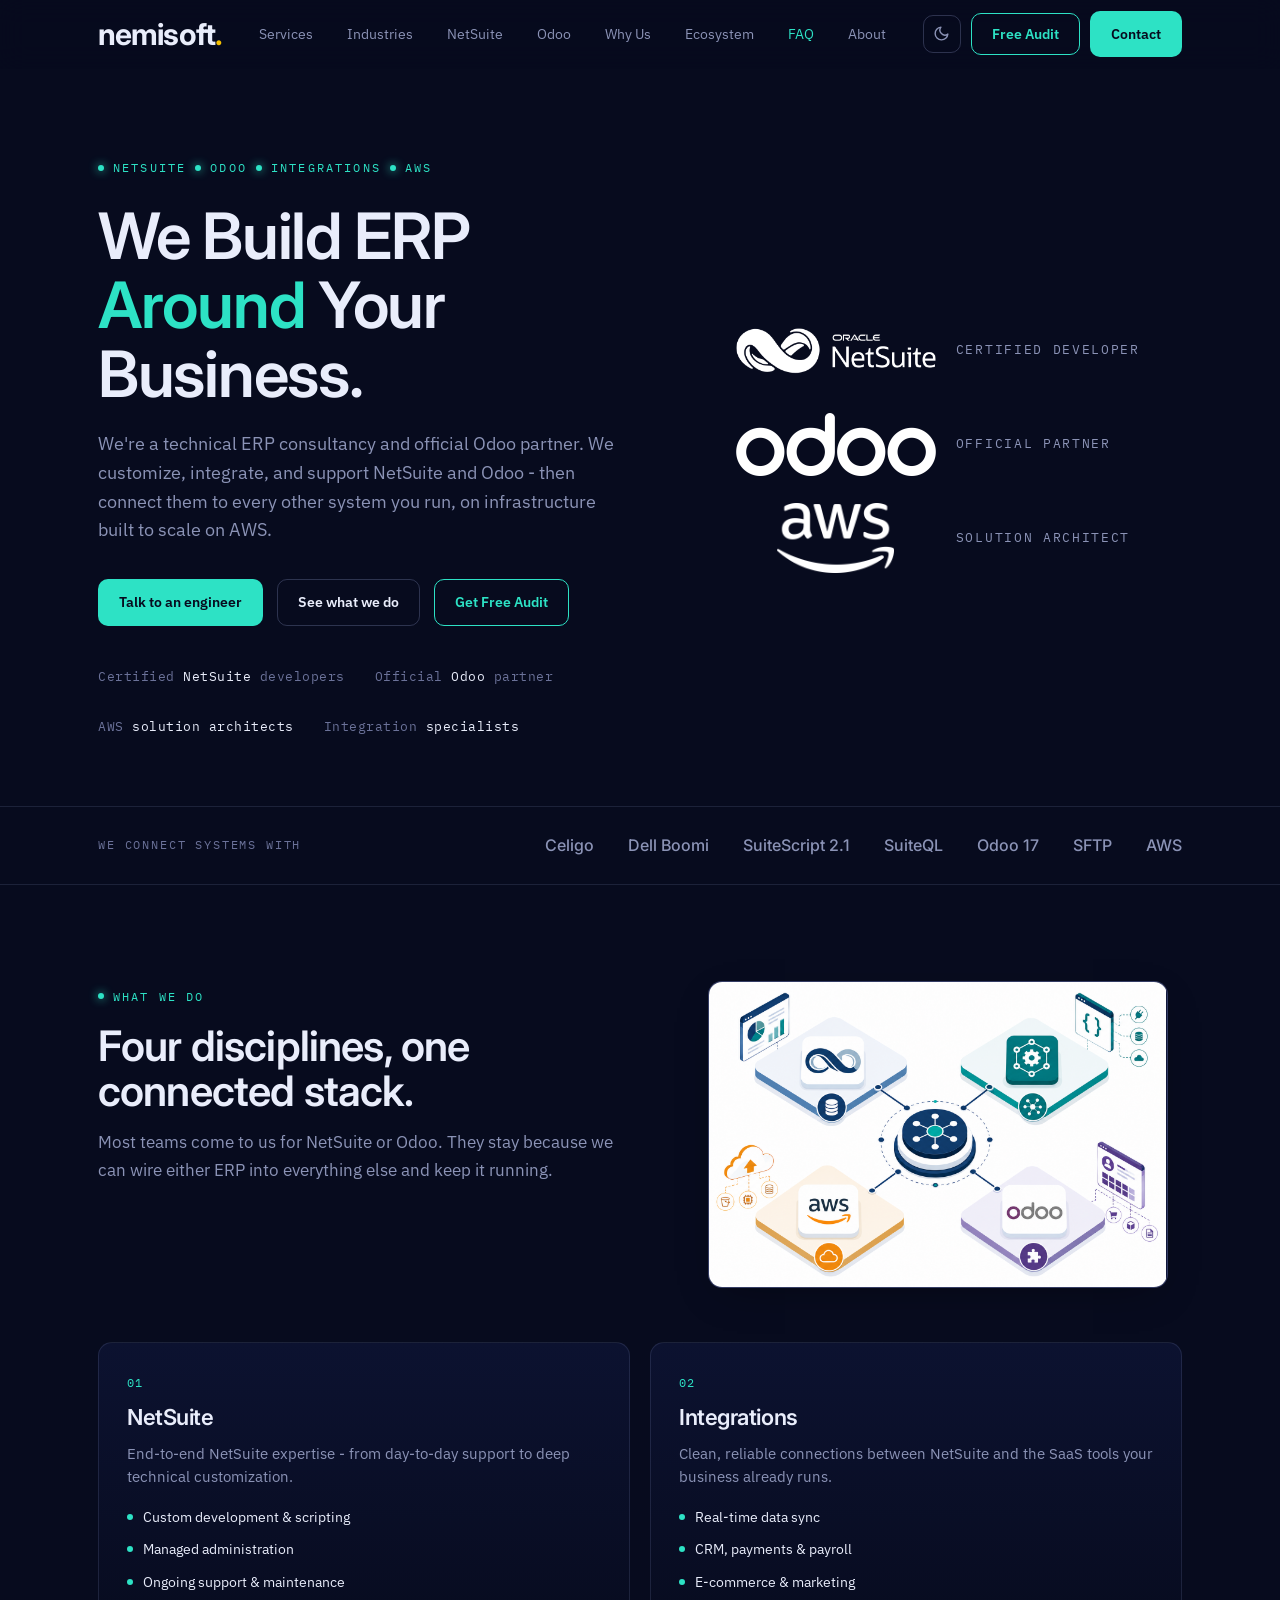
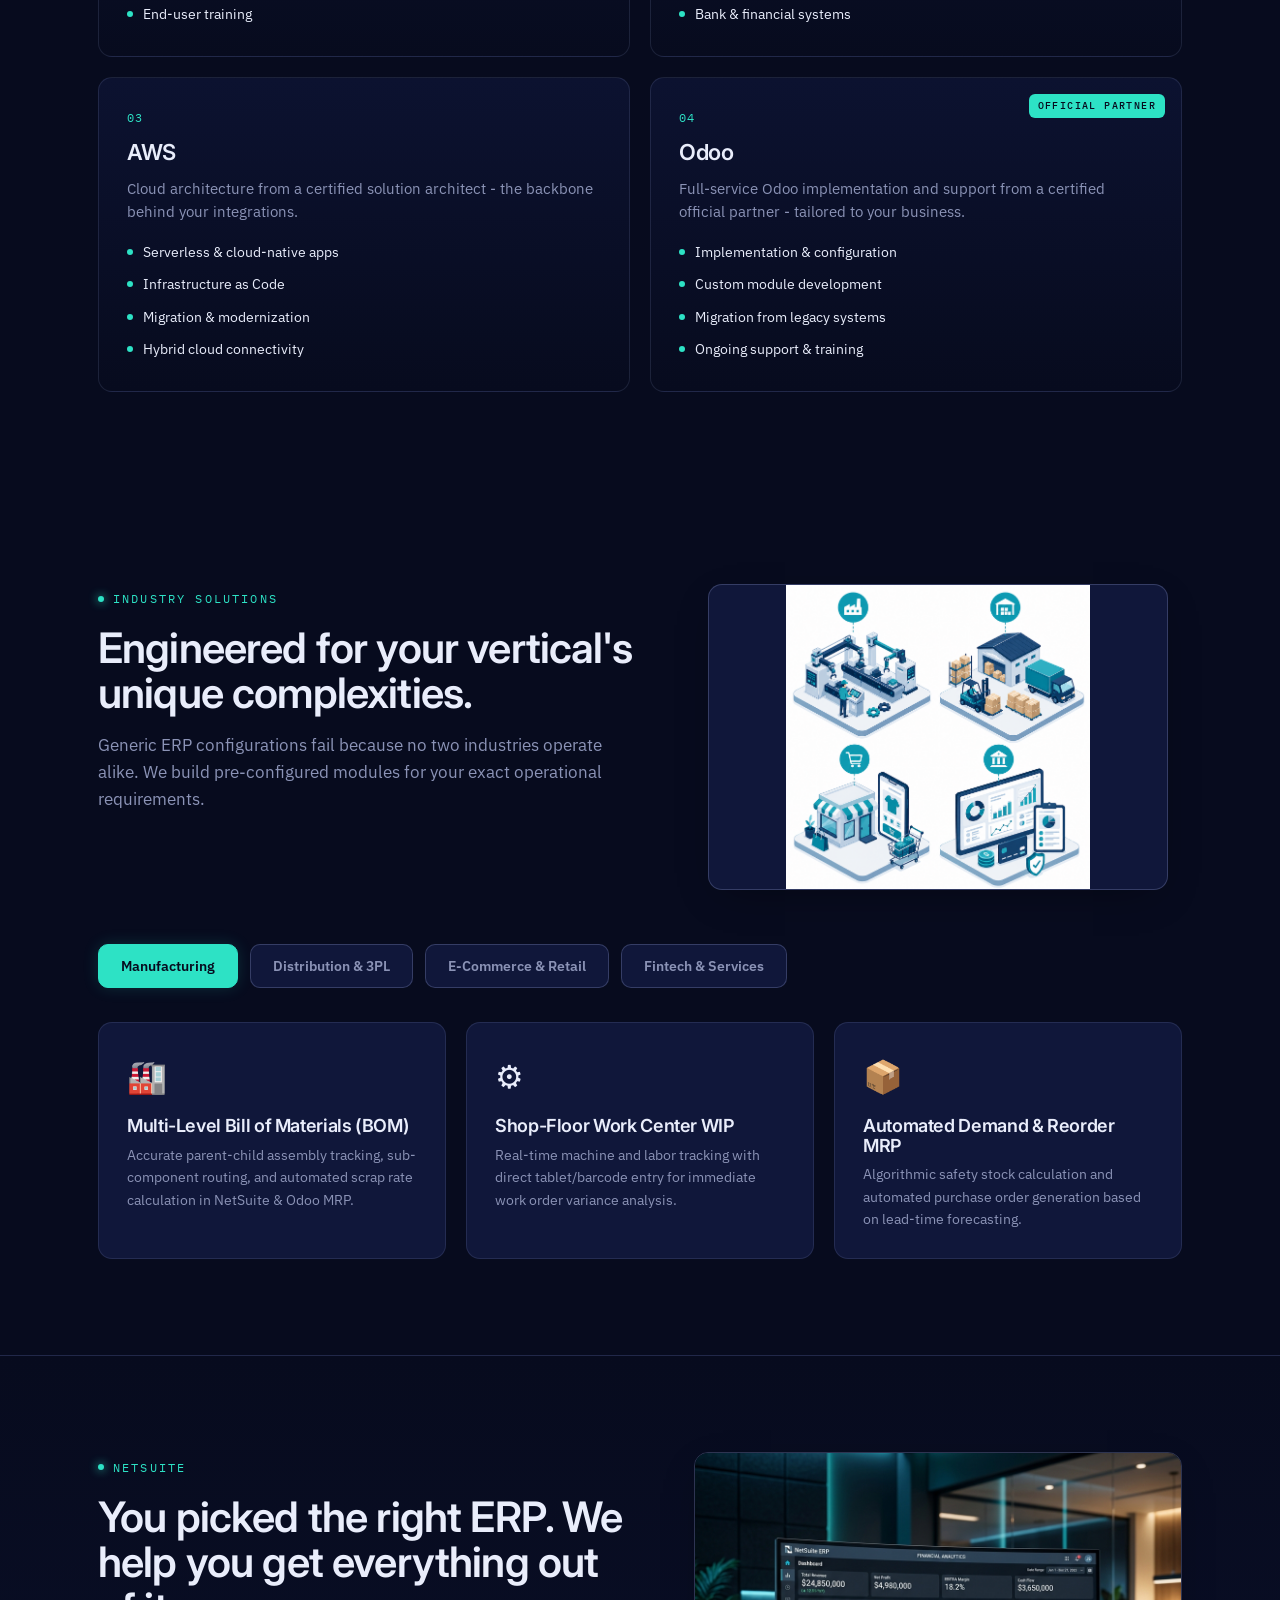
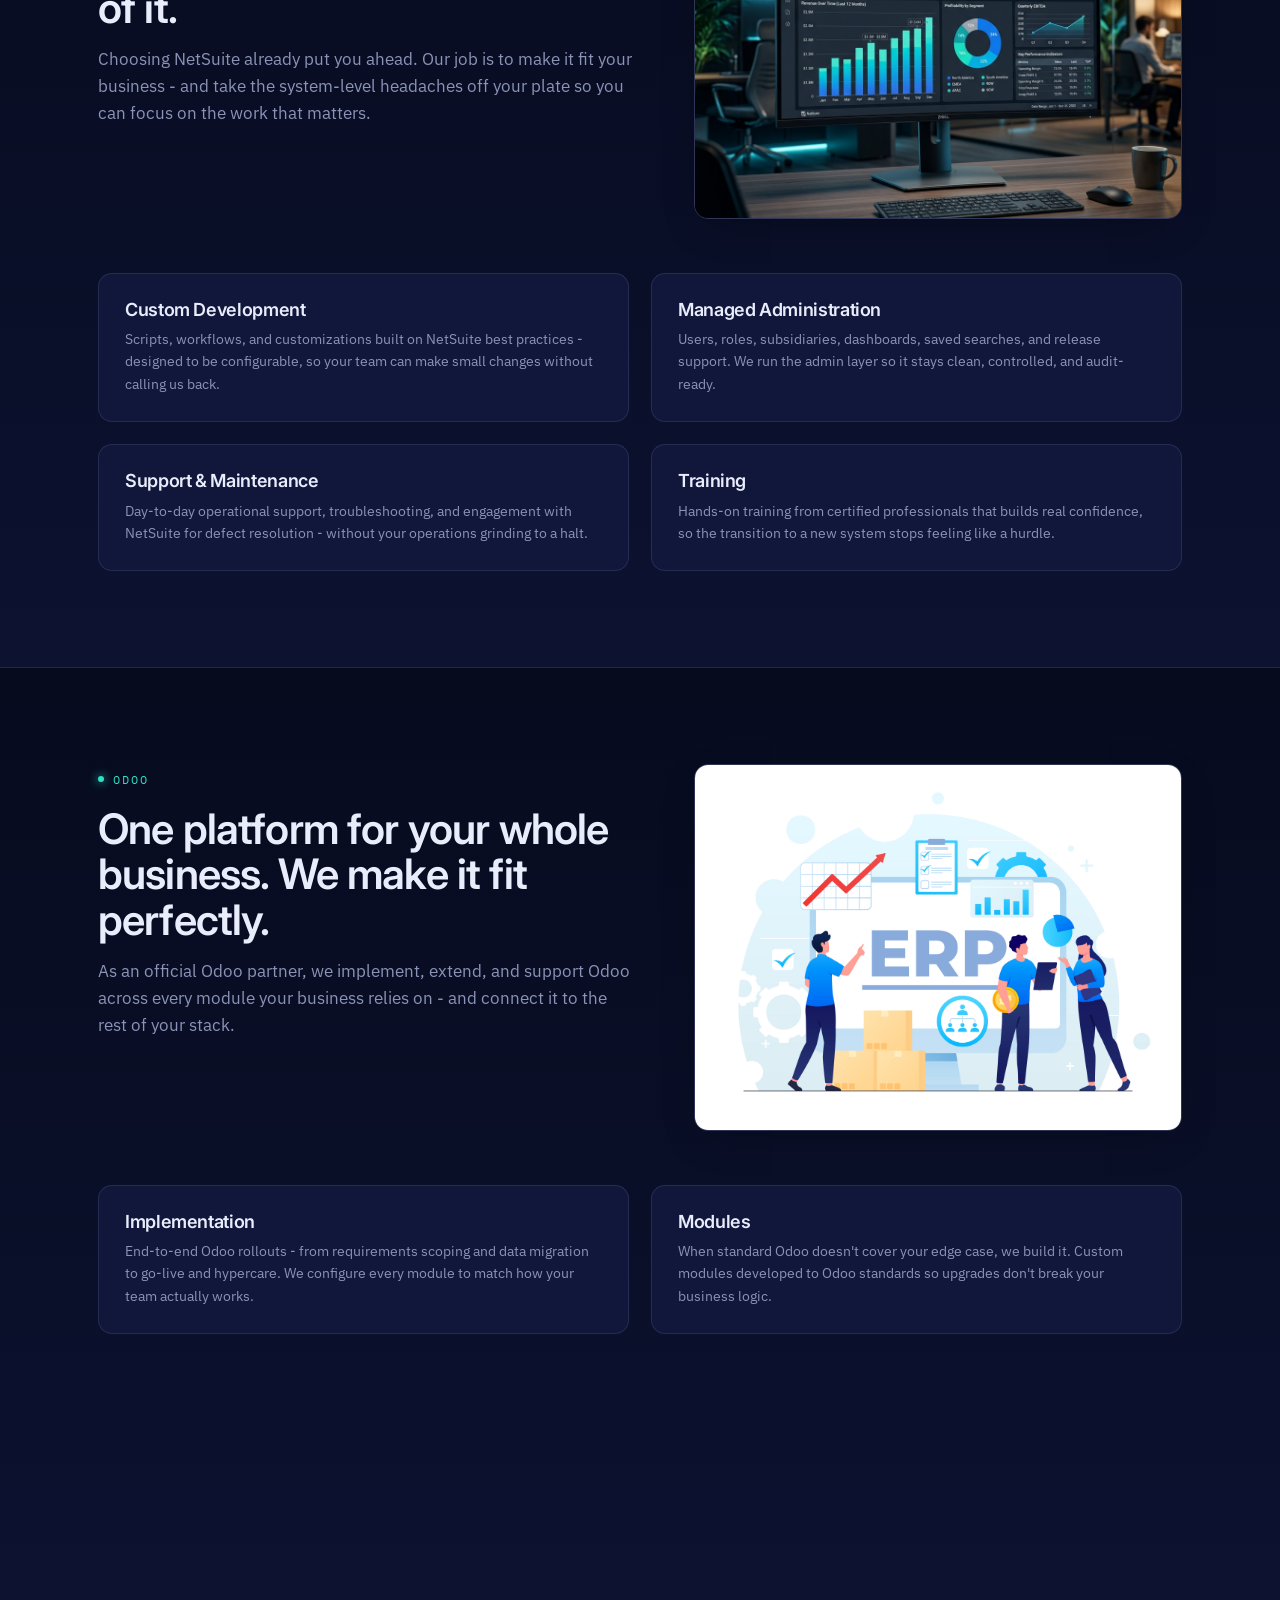
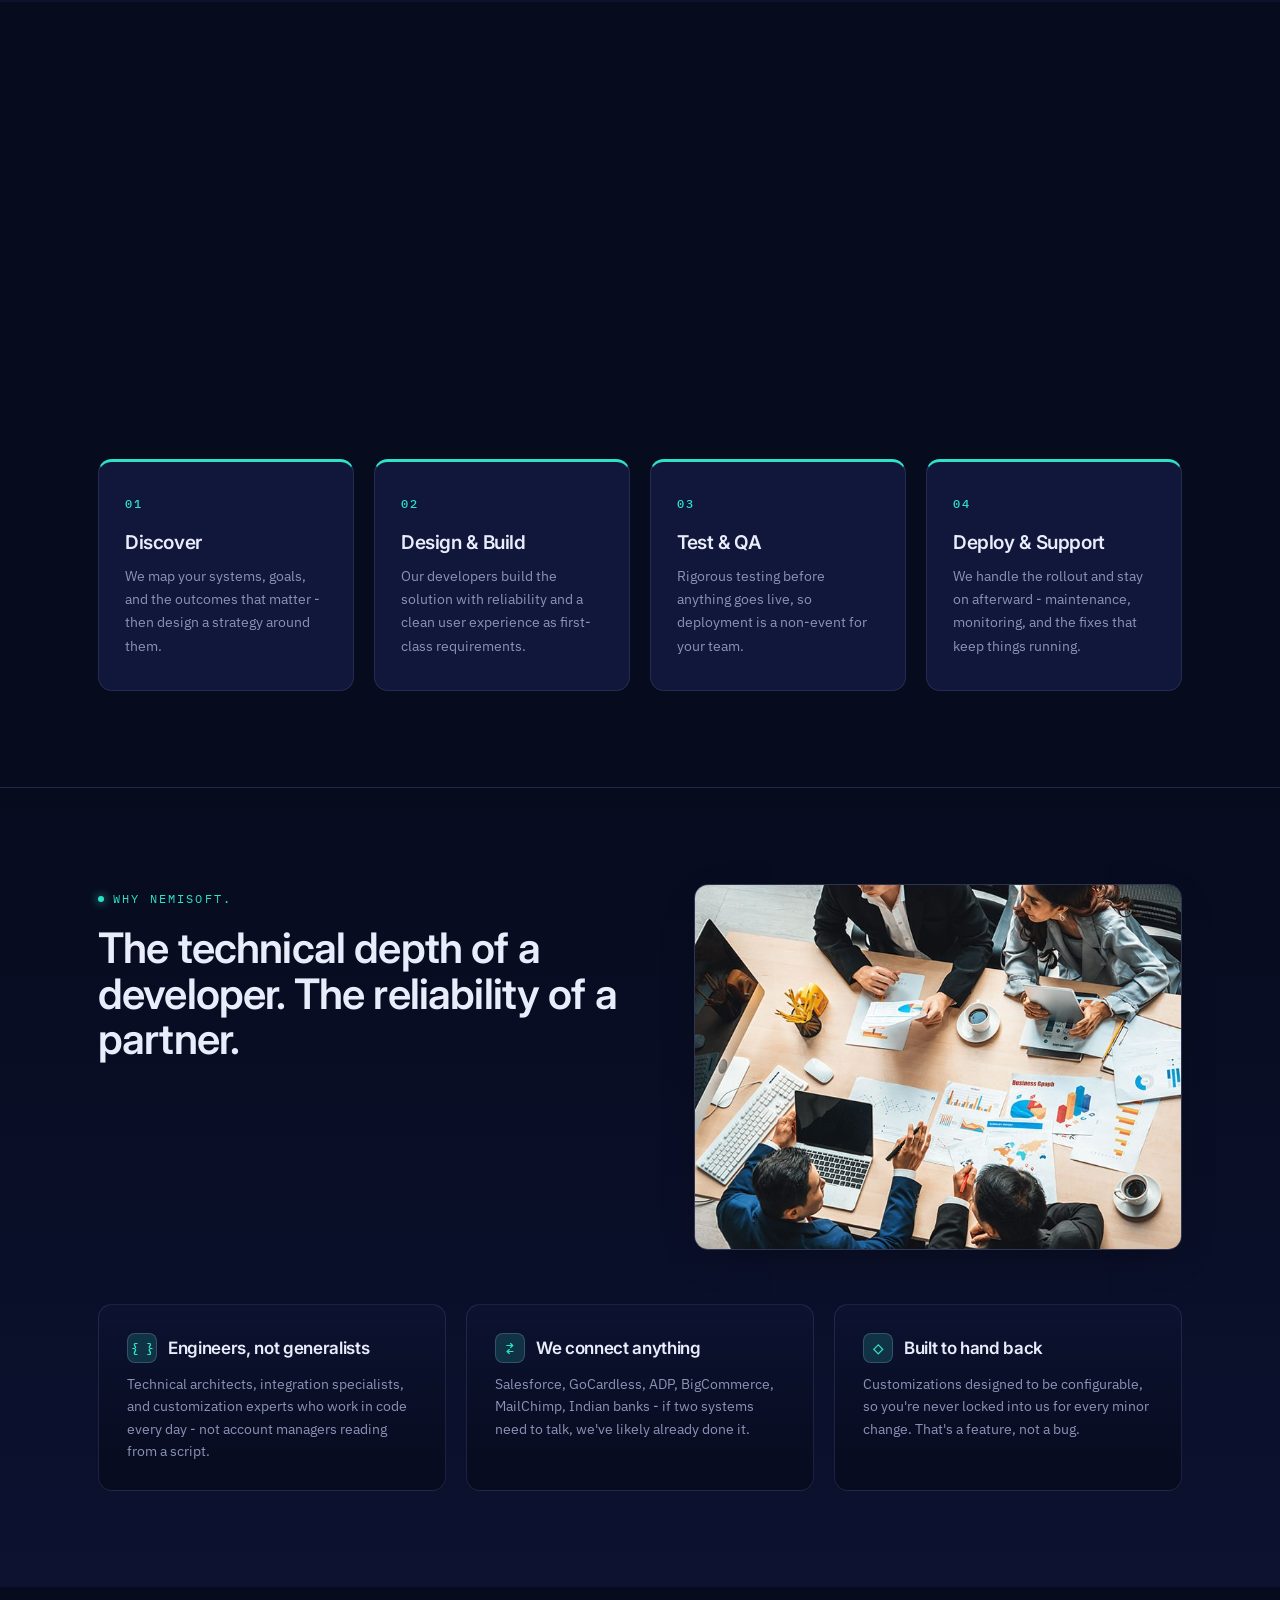
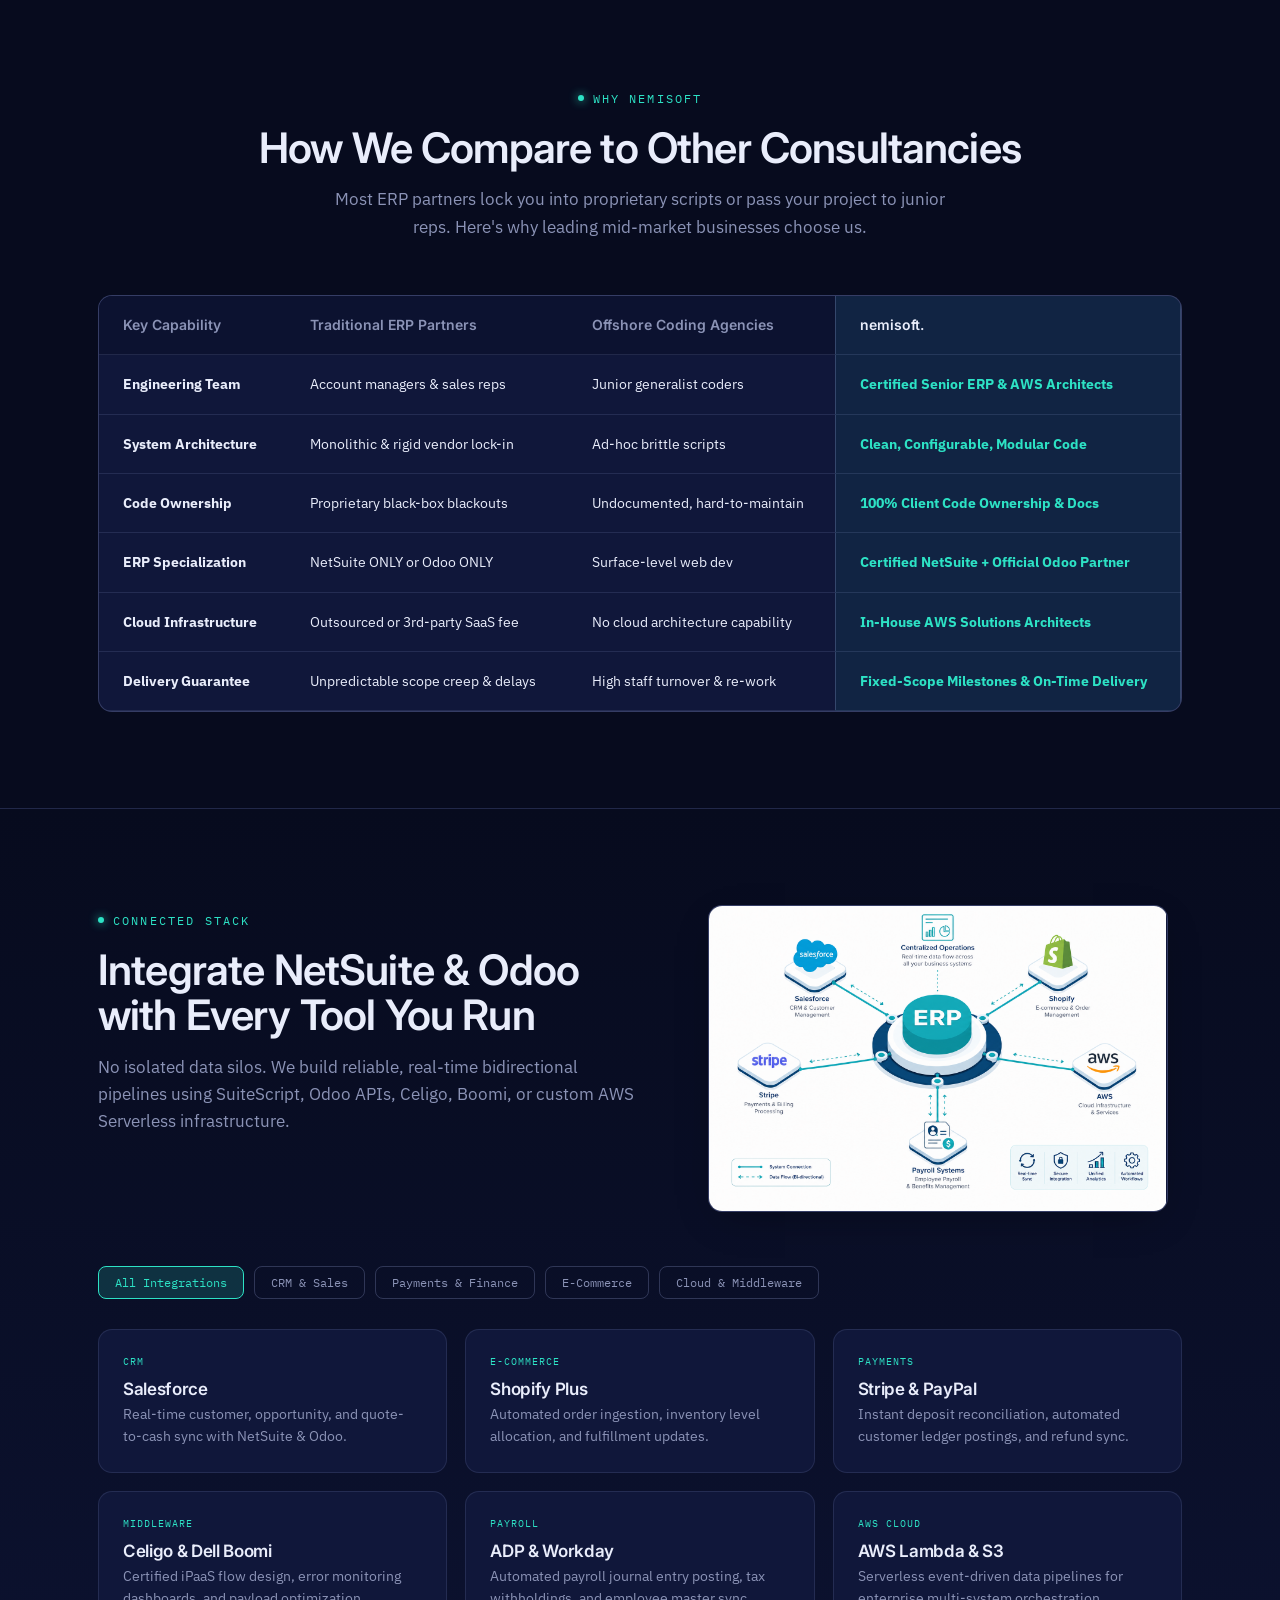
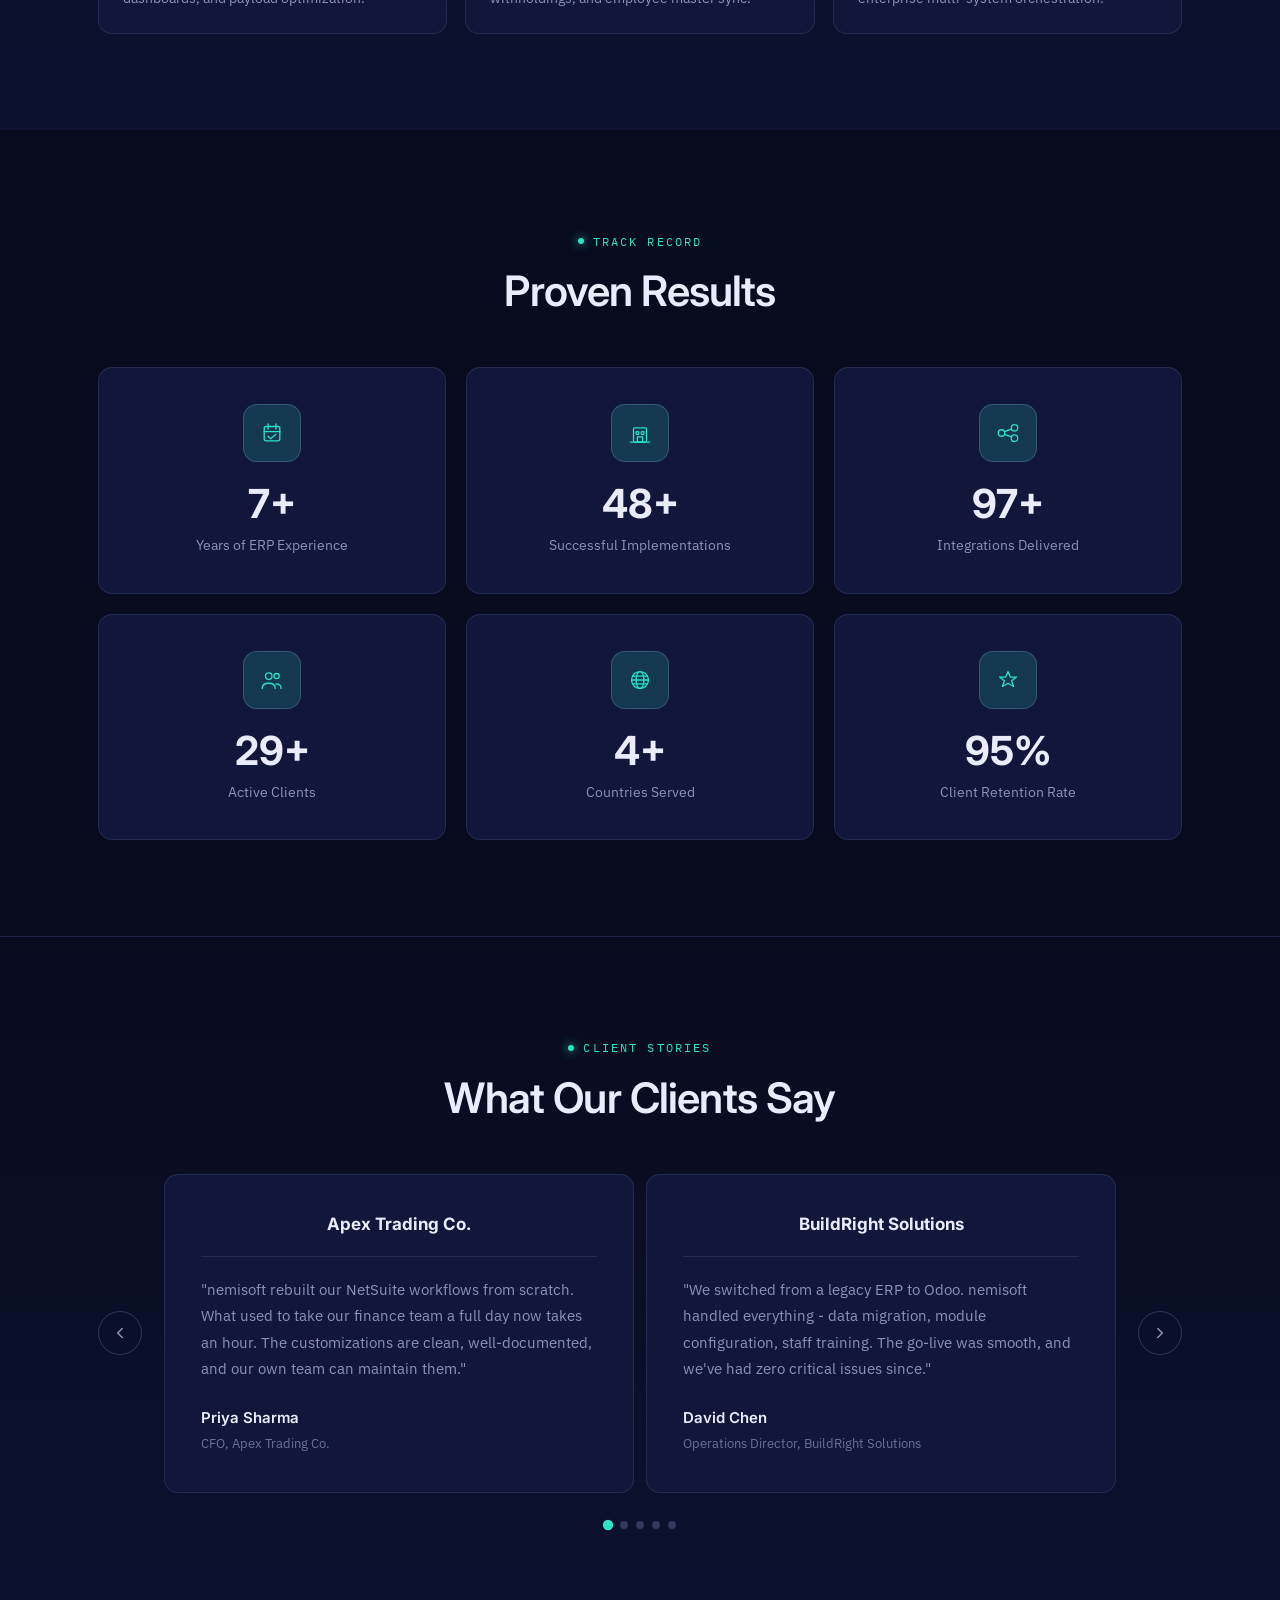
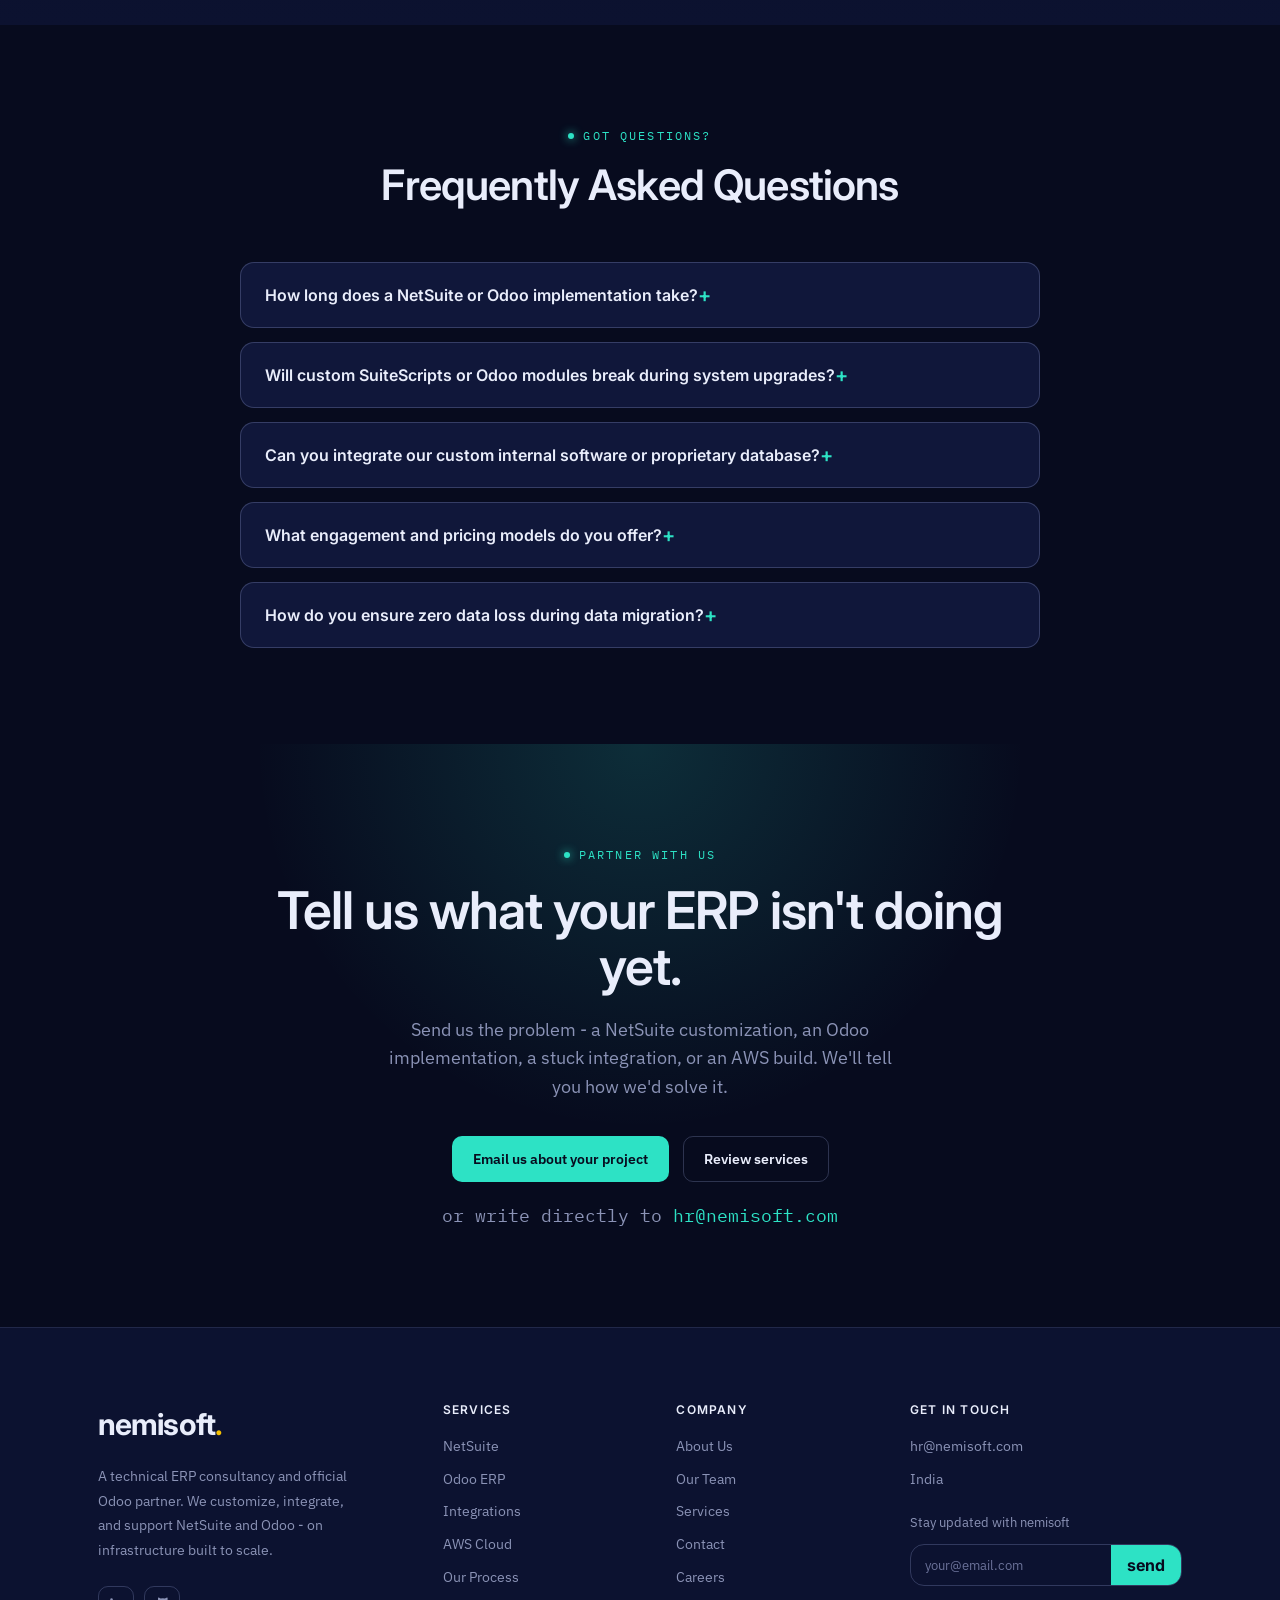
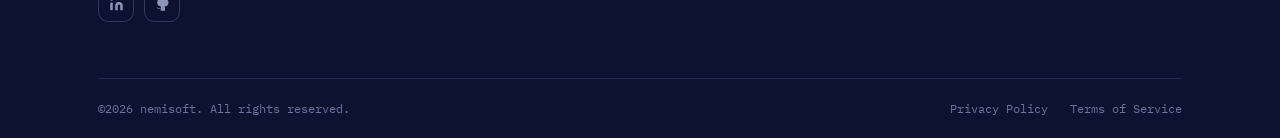
<file: index.html>
﻿<!DOCTYPE html>
<html lang="en">
<head>
<meta charset="UTF-8">
<meta name="viewport" content="width=device-width, initial-scale=1.0">
<title>nemisoft. - NetSuite, Odoo, Integrations & AWS</title>
<meta name="description" content="nemisoft. is a technical ERP consultancy and official Odoo partner. We customize, integrate, and support NetSuite and Odoo - and connect them to the rest of your business on AWS.">
<link rel="preconnect" href="https://fonts.googleapis.com">
<link rel="preconnect" href="https://fonts.gstatic.com" crossorigin>
<link href="https://fonts.googleapis.com/css2?family=Inter:wght@500;600;700&family=IBM+Plex+Sans:wght@400;500;600&family=IBM+Plex+Mono:wght@400;500&display=swap" rel="stylesheet">
<link rel="stylesheet" href="styles.css">
</head>
<body>

<header id="hdr">
  <div class="wrap">
    <nav>
      <a href="#top" class="logo">nemisoft<span class="dot">.</span></a>
      <div class="nav-links">
        <a href="#services">Services</a>
        <a href="#industries">Industries</a>
        <a href="#netsuite">NetSuite</a>
        <a href="#odoo-detail">Odoo</a>

        <a href="#comparison">Why Us</a>
        <a href="#ecosystem">Ecosystem</a>
        <a href="#faq">FAQ</a>
        <a href="about.html">About</a>
      </div>
      <div class="nav-right">
        <button class="theme-toggle" id="themeToggle" aria-label="Toggle light/dark theme">
          <svg class="icon-moon" width="17" height="17" viewBox="0 0 24 24" fill="none" stroke="currentColor" stroke-width="2" stroke-linecap="round" stroke-linejoin="round"><path d="M21 12.79A9 9 0 1 1 11.21 3 7 7 0 0 0 21 12.79z"/></svg>
          <svg class="icon-sun" width="17" height="17" viewBox="0 0 24 24" fill="none" stroke="currentColor" stroke-width="2" stroke-linecap="round" stroke-linejoin="round" style="display:none"><circle cx="12" cy="12" r="5"/><line x1="12" y1="1" x2="12" y2="3"/><line x1="12" y1="21" x2="12" y2="23"/><line x1="4.22" y1="4.22" x2="5.64" y2="5.64"/><line x1="18.36" y1="18.36" x2="19.78" y2="19.78"/><line x1="1" y1="12" x2="3" y2="12"/><line x1="21" y1="12" x2="23" y2="12"/><line x1="4.22" y1="19.78" x2="5.64" y2="18.36"/><line x1="18.36" y1="5.64" x2="19.78" y2="4.22"/></svg>
        </button>
        <button class="btn btn-ghost" id="openAuditNavBtn" style="border-color:var(--teal);color:var(--teal)">Free Audit</button>
        <a href="#contact" class="btn btn-primary">Contact</a>
        <button class="nav-toggle" id="navToggle" aria-label="Toggle navigation menu" aria-expanded="false">
          <span></span><span></span><span></span>
        </button>
      </div>
    </nav>
  </div>
</header>

<!-- HERO -->
<section class="hero" id="top">
  <div class="wrap">
    <div class="hero-grid">
      <div>
        <span class="eyebrow">NetSuite <span class="ew-dot"></span> Odoo <span class="ew-dot"></span> Integrations <span class="ew-dot"></span> AWS</span>
        <h1>We Build ERP <em>Around</em> Your Business.</h1>
        <p class="lede">We're a technical ERP consultancy and official Odoo partner. We customize, integrate, and support NetSuite and Odoo - then connect them to every other system you run, on infrastructure built to scale on AWS.</p>
        <div class="hero-cta">
          <a href="#contact" class="btn btn-primary">Talk to an engineer</a>
          <a href="#services" class="btn btn-ghost">See what we do</a>
          <button class="btn btn-ghost" id="heroAuditBtn" style="border-color:var(--teal);color:var(--teal)">Get Free Audit</button>
        </div>
        <div class="hero-meta">
          <div>Certified <span>NetSuite</span> developers</div>
          <div>Official <span>Odoo</span> partner</div>
          <div>AWS <span>solution architects</span></div>
          <div>Integration <span>specialists</span></div>
        </div>
      </div>
      <div class="partner-logos">
        <div class="pl-item">
          <img class="pl-ns-img" src="Netsuite_logo.png" alt="NetSuite">
          <div class="pl-tag">Certified Developer</div>
        </div>
        <div class="pl-divider"></div>
        <div class="pl-item">
          <img class="pl-logo-img pl-odoo-img" src="odoo_logo.png" alt="Odoo">
          <div class="pl-tag">Official Partner</div>
        </div>
        <div class="pl-divider"></div>
        <div class="pl-item">
          <img class="pl-logo-img" src="AWS_logo.png" alt="AWS">
          <div class="pl-tag">Solution Architect</div>
        </div>
      </div>
    </div>
  </div>
</section>

<!-- STRIP -->
<div class="strip">
  <div class="wrap strip-inner">
    <div class="strip-label">We connect systems with</div>
    <div class="strip-items">
      <span>Celigo</span><span>Dell Boomi</span><span>SuiteScript 2.1</span><span>SuiteQL</span><span>Odoo 17</span><span>SFTP</span><span>AWS</span>
    </div>
  </div>
</div>

<!-- SERVICES -->
<section id="services">
  <div class="wrap">
    <div class="why-head">
      <div class="sec-head reveal">
        <span class="eyebrow">What we do</span>
        <h2>Four disciplines, one connected stack.</h2>
        <p>Most teams come to us for NetSuite or Odoo. They stay because we can wire either ERP into everything else and keep it running.</p>
      </div>
      <div class="why-photo diagram reveal">
        <img src="four_pillars.jpeg" alt="Four disciplines illustration - NetSuite, Integrations, AWS, and Odoo">
      </div>
    </div>
    <div class="svc-grid">
      <div class="card reveal">
        <div class="num">01</div>
        <h3>NetSuite</h3>
        <p>End-to-end NetSuite expertise - from day-to-day support to deep technical customization.</p>
        <ul>
          <li>Custom development &amp; scripting</li>
          <li>Managed administration</li>
          <li>Ongoing support &amp; maintenance</li>
          <li>End-user training</li>
        </ul>
      </div>
      <div class="card reveal" id="integrations">
        <div class="num">02</div>
        <h3>Integrations</h3>
        <p>Clean, reliable connections between NetSuite and the SaaS tools your business already runs.</p>
        <ul>
          <li>Real-time data sync</li>
          <li>CRM, payments &amp; payroll</li>
          <li>E-commerce &amp; marketing</li>
          <li>Bank &amp; financial systems</li>
        </ul>
      </div>
      <div class="card reveal">
        <div class="num">03</div>
        <h3>AWS</h3>
        <p>Cloud architecture from a certified solution architect - the backbone behind your integrations.</p>
        <ul>
          <li>Serverless &amp; cloud-native apps</li>
          <li>Infrastructure as Code</li>
          <li>Migration &amp; modernization</li>
          <li>Hybrid cloud connectivity</li>
        </ul>
      </div>
      <div class="card reveal" id="odoo">
        <div class="card-badge">Official Partner</div>
        <div class="num">04</div>
        <h3>Odoo</h3>
        <p>Full-service Odoo implementation and support from a certified official partner - tailored to your business.</p>
        <ul>
          <li>Implementation &amp; configuration</li>
          <li>Custom module development</li>
          <li>Migration from legacy systems</li>
          <li>Ongoing support &amp; training</li>
        </ul>
      </div>
    </div>
  </div>
</section>

<!-- INDUSTRIES -->
<section id="industries">
  <div class="wrap">
    <div class="why-head">
      <div class="sec-head reveal">
        <span class="eyebrow">Industry Solutions</span>
        <h2>Engineered for your vertical's unique complexities.</h2>
        <p>Generic ERP configurations fail because no two industries operate alike. We build pre-configured modules for your exact operational requirements.</p>
      </div>
      <div class="why-photo diagram reveal">
        <img src="ERP_Principles.jpeg" alt="Industry-specific ERP solutions illustration - manufacturing, distribution, e-commerce, and fintech">
      </div>
    </div>
    <div class="ind-tabs-nav reveal">
      <button class="ind-tab-btn active" data-tab="mfg">Manufacturing</button>
      <button class="ind-tab-btn" data-tab="dist">Distribution &amp; 3PL</button>
      <button class="ind-tab-btn" data-tab="retail">E-Commerce &amp; Retail</button>
      <button class="ind-tab-btn" data-tab="fintech">Fintech &amp; Services</button>
    </div>
    <div class="ind-content-wrap">
      <div class="ind-panel active" id="ind-mfg">
        <div class="ind-grid">
          <div class="ind-card reveal">
            <div class="ind-icon">🏭</div>
            <h3>Multi-Level Bill of Materials (BOM)</h3>
            <p>Accurate parent-child assembly tracking, sub-component routing, and automated scrap rate calculation in NetSuite &amp; Odoo MRP.</p>
          </div>
          <div class="ind-card reveal">
            <div class="ind-icon">⚙️</div>
            <h3>Shop-Floor Work Center WIP</h3>
            <p>Real-time machine and labor tracking with direct tablet/barcode entry for immediate work order variance analysis.</p>
          </div>
          <div class="ind-card reveal">
            <div class="ind-icon">📦</div>
            <h3>Automated Demand &amp; Reorder MRP</h3>
            <p>Algorithmic safety stock calculation and automated purchase order generation based on lead-time forecasting.</p>
          </div>
        </div>
      </div>
      <div class="ind-panel" id="ind-dist">
        <div class="ind-grid">
          <div class="ind-card">
            <div class="ind-icon">🚛</div>
            <h3>Multi-Warehouse Bin Allocation</h3>
            <p>Intelligent inventory placement, automated wave picking, and cross-docking rules across regional fulfillment hubs.</p>
          </div>
          <div class="ind-card">
            <div class="ind-icon">⚡</div>
            <h3>3PL &amp; Carrier API Integrations</h3>
            <p>Real-time shipping rate calculation, manifest generation, and tracking sync with FedEx, DHL, UPS, and local fleets.</p>
          </div>
          <div class="ind-card">
            <div class="ind-icon">📊</div>
            <h3>Backorder &amp; Priority Rules</h3>
            <p>Automated customer priority rules to fulfill backorders instantly when stock lands at receiving docks.</p>
          </div>
        </div>
      </div>
      <div class="ind-panel" id="ind-retail">
        <div class="ind-grid">
          <div class="ind-card">
            <div class="ind-icon">🛒</div>
            <h3>2-Way Storefront Sync</h3>
            <p>Sub-second inventory &amp; order sync between NetSuite/Odoo and Shopify Plus, BigCommerce, or Magento.</p>
          </div>
          <div class="ind-card">
            <div class="ind-icon">💳</div>
            <h3>Automated Payment Reconciliation</h3>
            <p>Instant matching for Stripe, PayPal, Razorpay, and credit card gateway payouts against bank settlements.</p>
          </div>
          <div class="ind-card">
            <div class="ind-icon">🏛️</div>
            <h3>Localized Tax &amp; GST Compliance</h3>
            <p>Automated e-way bill generation, multi-state GST filing, and VAT compliance built into invoice workflows.</p>
          </div>
        </div>
      </div>
      <div class="ind-panel" id="ind-fintech">
        <div class="ind-grid">
          <div class="ind-card">
            <div class="ind-icon">🏢</div>
            <h3>Multi-Subsidiary Elimination</h3>
            <p>Automated intercompany journal entries, multi-currency consolidation, and automated FX gain/loss accounting.</p>
          </div>
          <div class="ind-card">
            <div class="ind-icon">📈</div>
            <h3>Revenue Recognition (ASC 606)</h3>
            <p>Configurable revenue schedules for SaaS subscriptions, milestone billing, and deferred revenue schedules.</p>
          </div>
          <div class="ind-card">
            <div class="ind-icon">💼</div>
            <h3>Project Profitability &amp; Time</h3>
            <p>Real-time billable hour utilization metrics, role-based margin tracking, and automated client invoicing.</p>
          </div>
        </div>
      </div>
    </div>
  </div>
</section>

<!-- NETSUITE DETAIL -->
<section class="ns" id="netsuite">
  <div class="wrap">
    <div class="why-head">
      <div class="sec-head reveal">
        <span class="eyebrow">NetSuite</span>
        <h2>You picked the right ERP. We help you get everything out of it.</h2>
        <p>Choosing NetSuite already put you ahead. Our job is to make it fit your business - and take the system-level headaches off your plate so you can focus on the work that matters.</p>
      </div>
      <div class="why-photo reveal">
        <img src="netsuite_dashboard.png" alt="NetSuite ERP analytics dashboard visual">
      </div>
    </div>
    <div class="ns-grid">
      <div class="ns-item reveal"><h3>Custom Development</h3><p>Scripts, workflows, and customizations built on NetSuite best practices - designed to be configurable, so your team can make small changes without calling us back.</p></div>
      <div class="ns-item reveal"><h3>Managed Administration</h3><p>Users, roles, subsidiaries, dashboards, saved searches, and release support. We run the admin layer so it stays clean, controlled, and audit-ready.</p></div>
      <div class="ns-item reveal"><h3>Support &amp; Maintenance</h3><p>Day-to-day operational support, troubleshooting, and engagement with NetSuite for defect resolution - without your operations grinding to a halt.</p></div>
      <div class="ns-item reveal"><h3>Training</h3><p>Hands-on training from certified professionals that builds real confidence, so the transition to a new system stops feeling like a hurdle.</p></div>
    </div>
  </div>
</section>

<!-- ODOO DETAIL -->
<section class="ns" id="odoo-detail">
  <div class="wrap">
    <div class="why-head">
      <div class="sec-head reveal">
        <span class="eyebrow">Odoo</span>
        <h2>One platform for your whole business. We make it fit perfectly.</h2>
        <p>As an official Odoo partner, we implement, extend, and support Odoo across every module your business relies on - and connect it to the rest of your stack.</p>
      </div>
      <div class="why-photo reveal">
        <img src="ERP.jpg" alt="ERP process illustration - discovery, build, testing, and deployment">
      </div>
    </div>
    <div class="ns-grid">
      <div class="ns-item reveal"><h3>Implementation</h3><p>End-to-end Odoo rollouts - from requirements scoping and data migration to go-live and hypercare. We configure every module to match how your team actually works.</p></div>
      <div class="ns-item reveal"><h3> Modules</h3><p>When standard Odoo doesn't cover your edge case, we build it. Custom modules developed to Odoo standards so upgrades don't break your business logic.</p></div>
      <div class="ns-item reveal"><h3>Migration</h3><p>Moving off a legacy ERP or an older Odoo version? We handle the data mapping, cleansing, and cutover - with minimal disruption to day-to-day operations.</p></div>
      <div class="ns-item reveal"><h3>Support &amp; Training</h3><p>Ongoing functional and technical support, plus hands-on training so your team can operate Odoo confidently without depending on us for every task.</p></div>
    </div>
  </div>
</section>

<!-- PROCESS -->
<section id="process">
  <div class="wrap">
    <div class="why-head">
      <div class="sec-head reveal">
        <span class="eyebrow">How we work</span>
        <h2>A process built to ship without surprises.</h2>
        <p>The same disciplined path on every engagement, whether it's a single integration or a full customization program.</p>
      </div>
      <div class="why-photo diagram reveal">
        <img src="ERP-Lifecycle.jpeg" alt="ERP lifecycle illustration - discovery, build, testing, and deployment">
      </div>
    </div>
    <div class="proc">
      <div class="step reveal"><div class="n">01</div><h3>Discover</h3><p>We map your systems, goals, and the outcomes that matter - then design a strategy around them.</p></div>
      <div class="step reveal"><div class="n">02</div><h3>Design &amp; Build</h3><p>Our developers build the solution with reliability and a clean user experience as first-class requirements.</p></div>
      <div class="step reveal"><div class="n">03</div><h3>Test &amp; QA</h3><p>Rigorous testing before anything goes live, so deployment is a non-event for your team.</p></div>
      <div class="step reveal"><div class="n">04</div><h3>Deploy &amp; Support</h3><p>We handle the rollout and stay on afterward - maintenance, monitoring, and the fixes that keep things running.</p></div>
    </div>
  </div>
</section>

<!-- WHY -->
<section class="ns">
  <div class="wrap">
    <div class="why-head">
      <div class="sec-head reveal">
        <span class="eyebrow">Why nemisoft.</span>
        <h2>The technical depth of a developer. The reliability of a partner.</h2>
      </div>
      <div class="why-photo reveal">
        <img src="Team_img.jpeg" alt="nemisoft engineers working together on a client implementation">
      </div>
    </div>
    <div class="why-grid">
      <div class="why reveal"><h3><span class="ic">{ }</span>Engineers, not generalists</h3><p>Technical architects, integration specialists, and customization experts who work in code every day - not account managers reading from a script.</p></div>
      <div class="why reveal"><h3><span class="ic">⇄</span>We connect anything</h3><p>Salesforce, GoCardless, ADP, BigCommerce, MailChimp, Indian banks - if two systems need to talk, we've likely already done it.</p></div>
      <div class="why reveal"><h3><span class="ic">◇</span>Built to hand back</h3><p>Customizations designed to be configurable, so you're never locked into us for every minor change. That's a feature, not a bug.</p></div>
    </div>
  </div>
</section>


<!-- COMPARISON MATRIX -->
<section id="comparison">
  <div class="wrap">
    <div class="sec-head reveal" style="text-align:center;max-width:100%">
      <span class="eyebrow">Why nemisoft</span>
      <h2>How We Compare to Other Consultancies</h2>
      <p style="margin:16px auto 0;max-width:640px">Most ERP partners lock you into proprietary scripts or pass your project to junior reps. Here's why leading mid-market businesses choose us.</p>
    </div>
    <div class="comp-table-wrap reveal">
      <table class="comp-table">
        <thead>
          <tr>
            <th>Key Capability</th>
            <th>Traditional ERP Partners</th>
            <th>Offshore Coding Agencies</th>
            <th class="highlight">nemisoft.</th>
          </tr>
        </thead>
        <tbody>
          <tr>
            <td><strong>Engineering Team</strong></td>
            <td>Account managers &amp; sales reps</td>
            <td>Junior generalist coders</td>
            <td class="highlight"><strong>Certified Senior ERP &amp; AWS Architects</strong></td>
          </tr>
          <tr>
            <td><strong>System Architecture</strong></td>
            <td>Monolithic &amp; rigid vendor lock-in</td>
            <td>Ad-hoc brittle scripts</td>
            <td class="highlight"><strong>Clean, Configurable, Modular Code</strong></td>
          </tr>
          <tr>
            <td><strong>Code Ownership</strong></td>
            <td>Proprietary black-box blackouts</td>
            <td>Undocumented, hard-to-maintain</td>
            <td class="highlight"><strong>100% Client Code Ownership &amp; Docs</strong></td>
          </tr>
          <tr>
            <td><strong>ERP Specialization</strong></td>
            <td>NetSuite ONLY or Odoo ONLY</td>
            <td>Surface-level web dev</td>
            <td class="highlight"><strong>Certified NetSuite + Official Odoo Partner</strong></td>
          </tr>
          <tr>
            <td><strong>Cloud Infrastructure</strong></td>
            <td>Outsourced or 3rd-party SaaS fee</td>
            <td>No cloud architecture capability</td>
            <td class="highlight"><strong>In-House AWS Solutions Architects</strong></td>
          </tr>
          <tr>
            <td><strong>Delivery Guarantee</strong></td>
            <td>Unpredictable scope creep &amp; delays</td>
            <td>High staff turnover &amp; re-work</td>
            <td class="highlight"><strong>Fixed-Scope Milestones &amp; On-Time Delivery</strong></td>
          </tr>
        </tbody>
      </table>
    </div>
  </div>
</section>

<!-- ECOSYSTEM -->
<section id="ecosystem" class="ns">
  <div class="wrap">
    <div class="why-head">
      <div class="sec-head reveal">
        <span class="eyebrow">Connected Stack</span>
        <h2>Integrate NetSuite &amp; Odoo with Every Tool You Run</h2>
        <p>No isolated data silos. We build reliable, real-time bidirectional pipelines using SuiteScript, Odoo APIs, Celigo, Boomi, or custom AWS Serverless infrastructure.</p>
      </div>
      <div class="why-photo diagram reveal">
        <img src="ERP_Connectives.jpeg" alt="ERP connected stack illustration - integrations across CRM, e-commerce, payments, and cloud">
      </div>
    </div>
    <div class="eco-filters reveal">
      <button class="eco-btn active" data-eco="all">All Integrations</button>
      <button class="eco-btn" data-eco="crm">CRM &amp; Sales</button>
      <button class="eco-btn" data-eco="payments">Payments &amp; Finance</button>
      <button class="eco-btn" data-eco="commerce">E-Commerce</button>
      <button class="eco-btn" data-eco="cloud">Cloud &amp; Middleware</button>
    </div>
    <div class="eco-grid reveal">
      <div class="eco-card" data-cat="crm">
        <div class="eco-badge">CRM</div>
        <h3>Salesforce</h3>
        <p>Real-time customer, opportunity, and quote-to-cash sync with NetSuite &amp; Odoo.</p>
      </div>
      <div class="eco-card" data-cat="commerce">
        <div class="eco-badge">E-Commerce</div>
        <h3>Shopify Plus</h3>
        <p>Automated order ingestion, inventory level allocation, and fulfillment updates.</p>
      </div>
      <div class="eco-card" data-cat="payments">
        <div class="eco-badge">Payments</div>
        <h3>Stripe &amp; PayPal</h3>
        <p>Instant deposit reconciliation, automated customer ledger postings, and refund sync.</p>
      </div>
      <div class="eco-card" data-cat="cloud">
        <div class="eco-badge">Middleware</div>
        <h3>Celigo &amp; Dell Boomi</h3>
        <p>Certified iPaaS flow design, error monitoring dashboards, and payload optimization.</p>
      </div>
      <div class="eco-card" data-cat="payments">
        <div class="eco-badge">Payroll</div>
        <h3>ADP &amp; Workday</h3>
        <p>Automated payroll journal entry posting, tax withholdings, and employee master sync.</p>
      </div>
      <div class="eco-card" data-cat="cloud">
        <div class="eco-badge">AWS Cloud</div>
        <h3>AWS Lambda &amp; S3</h3>
        <p>Serverless event-driven data pipelines for enterprise multi-system orchestration.</p>
      </div>
    </div>
  </div>
</section>

<!-- STATS -->
<section id="stats">
  <div class="wrap">
    <div class="sec-head reveal" style="text-align:center;max-width:100%">
      <span class="eyebrow">Track record</span>
      <h2>Proven Results</h2>
    </div>
    <div class="stats-grid">
      <div class="stat-card reveal">
        <div class="stat-icon">
          <svg viewBox="0 0 40 40" fill="none" stroke="currentColor" stroke-width="2" stroke-linecap="round" stroke-linejoin="round">
            <rect x="8" y="10" width="24" height="22" rx="3"/><line x1="14" y1="6" x2="14" y2="14"/><line x1="26" y1="6" x2="26" y2="14"/><line x1="8" y1="18" x2="32" y2="18"/><path d="M14 25 L18 29 L26 22"/>
          </svg>
        </div>
        <div class="stat-num">8+</div>
        <div class="stat-label">Years of ERP Experience</div>
      </div>
      <div class="stat-card reveal">
        <div class="stat-icon">
          <svg viewBox="0 0 40 40" fill="none" stroke="currentColor" stroke-width="2" stroke-linecap="round">
            <rect x="10" y="12" width="20" height="22" rx="2"/><rect x="14" y="18" width="4" height="4" rx="1"/><rect x="22" y="18" width="4" height="4" rx="1"/><rect x="16" y="26" width="8" height="8"/><line x1="5" y1="34" x2="35" y2="34"/>
          </svg>
        </div>
        <div class="stat-num">50+</div>
        <div class="stat-label">Successful Implementations</div>
      </div>
      <div class="stat-card reveal">
        <div class="stat-icon">
          <svg viewBox="0 0 40 40" fill="none" stroke="currentColor" stroke-width="2" stroke-linecap="round">
            <circle cx="10" cy="20" r="5"/><circle cx="30" cy="12" r="5"/><circle cx="30" cy="28" r="5"/><line x1="15" y1="18" x2="25" y2="14"/><line x1="15" y1="22" x2="25" y2="26"/>
          </svg>
        </div>
        <div class="stat-num">100+</div>
        <div class="stat-label">Integrations Delivered</div>
      </div>
      <div class="stat-card reveal">
        <div class="stat-icon">
          <svg viewBox="0 0 40 40" fill="none" stroke="currentColor" stroke-width="2" stroke-linecap="round">
            <circle cx="15" cy="14" r="5"/><circle cx="27" cy="14" r="4"/><path d="M5 33 Q5 25 15 25 Q25 25 25 33"/><path d="M26 26 Q34 26 34 33"/>
          </svg>
        </div>
        <div class="stat-num">30+</div>
        <div class="stat-label">Active Clients</div>
      </div>
      <div class="stat-card reveal">
        <div class="stat-icon">
          <svg viewBox="0 0 40 40" fill="none" stroke="currentColor" stroke-width="2" stroke-linecap="round">
            <circle cx="20" cy="20" r="13"/><ellipse cx="20" cy="20" rx="6" ry="13"/><line x1="7" y1="20" x2="33" y2="20"/><line x1="9" y1="14" x2="31" y2="14"/><line x1="9" y1="26" x2="31" y2="26"/>
          </svg>
        </div>
        <div class="stat-num">5+</div>
        <div class="stat-label">Countries Served</div>
      </div>
      <div class="stat-card reveal">
        <div class="stat-icon">
          <svg viewBox="0 0 40 40" fill="none" stroke="currentColor" stroke-width="2" stroke-linecap="round" stroke-linejoin="round">
            <path d="M20 7 L23.5 15.5 L33 15.5 L25.5 21 L28.5 30 L20 25 L11.5 30 L14.5 21 L7 15.5 L16.5 15.5 Z"/>
          </svg>
        </div>
        <div class="stat-num">98%</div>
        <div class="stat-label">Client Retention Rate</div>
      </div>
    </div>
  </div>
</section>

<!-- TESTIMONIALS -->
<section id="testimonials" class="ns">
  <div class="wrap">
    <div class="sec-head reveal" style="text-align:center;max-width:100%">
      <span class="eyebrow">Client stories</span>
      <h2>What Our Clients Say</h2>
    </div>
    <div class="testi-outer">
      <button class="testi-btn testi-prev" aria-label="Previous">
        <svg width="18" height="18" viewBox="0 0 24 24" fill="none" stroke="currentColor" stroke-width="2" stroke-linecap="round"><polyline points="15 18 9 12 15 6"/></svg>
      </button>
      <div class="testi-viewport">
        <div class="testi-track" id="testiTrack">
          <div class="testi-card">
            <div class="testi-brand">Apex Trading Co.</div>
            <p class="testi-quote">"nemisoft rebuilt our NetSuite workflows from scratch. What used to take our finance team a full day now takes an hour. The customizations are clean, well-documented, and our own team can maintain them."</p>
            <div class="testi-author"><strong>Priya Sharma</strong><span>CFO, Apex Trading Co.</span></div>
          </div>
          <div class="testi-card">
            <div class="testi-brand">BuildRight Solutions</div>
            <p class="testi-quote">"We switched from a legacy ERP to Odoo. nemisoft handled everything - data migration, module configuration, staff training. The go-live was smooth, and we've had zero critical issues since."</p>
            <div class="testi-author"><strong>David Chen</strong><span>Operations Director, BuildRight Solutions</span></div>
          </div>
          <div class="testi-card">
            <div class="testi-brand">ScaleUp Ventures</div>
            <p class="testi-quote">"Their AWS architecture work reduced our infrastructure costs by 38%. More importantly, they built it so our team can understand and manage it. No black boxes, no lock-in."</p>
            <div class="testi-author"><strong>Ananya Mehta</strong><span>CTO, ScaleUp Ventures</span></div>
          </div>
          <div class="testi-card">
            <div class="testi-brand">RetailPro India</div>
            <p class="testi-quote">"The NetSuite-Salesforce integration nemisoft built syncs 10,000+ records daily without a single failure in eight months. The team is responsive, technical, and genuinely invested in getting it right."</p>
            <div class="testi-author"><strong>James Wilson</strong><span>IT Director, RetailPro India</span></div>
          </div>
          <div class="testi-card">
            <div class="testi-brand">Horizon Logistics</div>
            <p class="testi-quote">"We needed NetSuite to talk to our warehouse system and three carrier APIs simultaneously. nemisoft designed the integration architecture in a week and had it live within a month. Exactly what we needed."</p>
            <div class="testi-author"><strong>Ravi Nair</strong><span>VP Operations, Horizon Logistics</span></div>
          </div>
          <div class="testi-card">
            <div class="testi-brand">Greenleaf Manufacturing</div>
            <p class="testi-quote">"Our Odoo implementation covered 6 departments and 80 users. nemisoft ran the entire project - requirements, build, testing, training. We went live on schedule and under budget."</p>
            <div class="testi-author"><strong>Sarah Okonkwo</strong><span>Managing Director, Greenleaf Manufacturing</span></div>
          </div>
          <div class="testi-card">
            <div class="testi-brand">FinEdge Capital</div>
            <p class="testi-quote">"nemisoft migrated our financial data from QuickBooks to NetSuite with zero loss and full audit trail. Their attention to detail during reconciliation saved us weeks of cleanup work post-migration."</p>
            <div class="testi-author"><strong>Michael Torres</strong><span>Finance Manager, FinEdge Capital</span></div>
          </div>
          <div class="testi-card">
            <div class="testi-brand">PulseCommerce</div>
            <p class="testi-quote">"The serverless AWS pipeline they built for us processes 50,000 orders a day with sub-second latency. The infrastructure is clean, well-documented, and has scaled without a single incident."</p>
            <div class="testi-author"><strong>Neha Kapoor</strong><span>CTO, PulseCommerce</span></div>
          </div>
          <div class="testi-card">
            <div class="testi-brand">Meridian Health</div>
            <p class="testi-quote">"We were sceptical about switching to Odoo, but nemisoft made it painless. They understood our compliance requirements, built around them, and kept our team informed at every step."</p>
            <div class="testi-author"><strong>Dr. Arun Pillai</strong><span>COO, Meridian Health</span></div>
          </div>
        </div>
      </div>
      <button class="testi-btn testi-next" aria-label="Next">
        <svg width="18" height="18" viewBox="0 0 24 24" fill="none" stroke="currentColor" stroke-width="2" stroke-linecap="round"><polyline points="9 18 15 12 9 6"/></svg>
      </button>
    </div>
    <div class="testi-dots" id="testiDots"></div>
  </div>
</section>

<!-- FAQ -->
<section id="faq">
  <div class="wrap">
    <div class="sec-head reveal" style="text-align:center;max-width:100%">
      <span class="eyebrow">Got questions?</span>
      <h2>Frequently Asked Questions</h2>
    </div>
    <div class="faq-accordion reveal">
      <div class="faq-item">
        <button class="faq-q">How long does a NetSuite or Odoo implementation take?<span class="faq-icon">+</span></button>
        <div class="faq-a"><p>Typical mid-market implementations take between 6 to 12 weeks depending on scope, data migration complexity, and custom modules. Single integrations or SuiteScript enhancements are routinely shipped in 1 to 3 weeks.</p></div>
      </div>
      <div class="faq-item">
        <button class="faq-q">Will custom SuiteScripts or Odoo modules break during system upgrades?<span class="faq-icon">+</span></button>
        <div class="faq-a"><p>No. We build strictly adhering to Oracle NetSuite SuiteScript 2.1 best practices and Odoo modular architecture guidelines. Customizations are decoupled from core updates so major releases never break your business logic.</p></div>
      </div>
      <div class="faq-item">
        <button class="faq-q">Can you integrate our custom internal software or proprietary database?<span class="faq-icon">+</span></button>
        <div class="faq-a"><p>Yes. As AWS Certified Solution Architects, we build custom REST/GraphQL connectors, webhooks, and serverless pipelines (AWS Lambda/API Gateway) to bridge any proprietary system directly into NetSuite or Odoo.</p></div>
      </div>
      <div class="faq-item">
        <button class="faq-q">What engagement and pricing models do you offer?<span class="faq-icon">+</span></button>
        <div class="faq-a"><p>We offer both Fixed-Price Milestone Contracts for defined implementations/integrations and Dedicated Engineer Retainers for ongoing admin, development, and support. No hidden fees or surprise invoices.</p></div>
      </div>
      <div class="faq-item">
        <button class="faq-q">How do you ensure zero data loss during data migration?<span class="faq-icon">+</span></button>
        <div class="faq-a"><p>We run a multi-stage migration protocol: full schema mapping, dry-run sandbox testing, automated data reconciliation scripts, and dual-system verification before final cutover.</p></div>
      </div>
    </div>
  </div>
</section>

<!-- CTA -->
<section class="cta-final" id="contact">
  <div class="wrap reveal">
    <span class="eyebrow">Partner with us</span>
    <h2>Tell us what your ERP isn't doing yet.</h2>
    <p>Send us the problem - a NetSuite customization, an Odoo implementation, a stuck integration, or an AWS build. We'll tell you how we'd solve it.</p>
    <div class="cta-row">
      <a href="mailto:hr@nemisoft.com?subject=Project%20inquiry" class="btn btn-primary">Email us about your project</a>
      <a href="#services" class="btn btn-ghost">Review services</a>
    </div>
    <p class="mail">or write directly to <a href="mailto:hr@nemisoft.com">hr@nemisoft.com</a></p>
  </div>
</section>

<footer>
  <div class="wrap">
    <div class="footer-main">
      <div>
        <a href="#top" class="logo">nemisoft<span class="dot">.</span></a>
        <p class="footer-brand-desc">A technical ERP consultancy and official Odoo partner. We customize, integrate, and support NetSuite and Odoo - on infrastructure built to scale.</p>
        <div class="footer-social">
          <a href="https://www.linkedin.com/company/nemisoft/home" aria-label="LinkedIn">
            <svg width="15" height="15" viewBox="0 0 24 24" fill="currentColor"><path d="M16 8a6 6 0 0 1 6 6v7h-4v-7a2 2 0 0 0-2-2 2 2 0 0 0-2 2v7h-4v-7a6 6 0 0 1 6-6z"/><rect x="2" y="9" width="4" height="12"/><circle cx="4" cy="4" r="2"/></svg>
          </a>
          <a href="#" aria-label="GitHub">
            <svg width="15" height="15" viewBox="0 0 24 24" fill="currentColor"><path d="M9 19c-5 1.5-5-2.5-7-3m14 6v-3.87a3.37 3.37 0 0 0-.94-2.61c3.14-.35 6.44-1.54 6.44-7A5.44 5.44 0 0 0 20 4.77 5.07 5.07 0 0 0 19.91 1S18.73.65 16 2.48a13.38 13.38 0 0 0-7 0C6.27.65 5.09 1 5.09 1A5.07 5.07 0 0 0 5 4.77a5.44 5.44 0 0 0-1.5 3.78c0 5.42 3.3 6.61 6.44 7A3.37 3.37 0 0 0 9 18.13V22"/></svg>
          </a>
        </div>
      </div>
      <div>
        <div class="footer-col-head">Services</div>
        <ul class="footer-ul">
          <li><a href="#netsuite">NetSuite</a></li>
          <li><a href="#odoo-detail">Odoo ERP</a></li>
          <li><a href="#services">Integrations</a></li>
          <li><a href="#services">AWS Cloud</a></li>
          <li><a href="#process">Our Process</a></li>
        </ul>
      </div>
      <div>
        <div class="footer-col-head">Company</div>
        <ul class="footer-ul">
          <li><a href="about.html">About Us</a></li>
          <li><a href="about.html#team">Our Team</a></li>
          <li><a href="#services">Services</a></li>
          <li><a href="#contact">Contact</a></li>
          <li><a href="about.html#careers">Careers</a></li>
        </ul>
      </div>
      <div>
        <div class="footer-col-head">Get in Touch</div>
        <ul class="footer-ul">
          <li>hr@nemisoft.com</li>
          <li>India</li>
        </ul>
        <p class="footer-newsletter-label">Stay updated with nemisoft</p>
        <form class="footer-form" onsubmit="return false">
          <input type="email" placeholder="your@email.com" aria-label="Email address">
          <button type="submit">send</button>
        </form>
      </div>
    </div>
    <div class="footer-bottom">
    <span class="copy">©2026 nemisoft. All rights reserved.</span>
      <div class="footer-bottom-links">
        <a href="#">Privacy Policy</a>
        <a href="#">Terms of Service</a>
      </div>
    </div>
  </div>
</footer>

<script src="script.js"></script>

<!-- AUDIT MODAL -->
<div class="modal-overlay" id="auditModal">
  <div class="modal-card">
    <button class="modal-close" id="closeAuditModal" aria-label="Close modal">&times;</button>
    <div class="modal-head">
      <span class="eyebrow">Free Technical Review</span>
      <h3>Claim Your Free 20-Point ERP &amp; Integration Health Audit</h3>
      <p style="font-size:14px;color:var(--muted);margin-top:8px">Our senior engineers will inspect your NetSuite/Odoo setup, security roles, API bottlenecks, and cost optimization opportunities.</p>
    </div>
    <form class="modal-form" id="auditForm" onsubmit="return false">
      <div class="form-row">
        <input type="text" id="auditName" placeholder="Your Name *" required>
        <input type="email" id="auditEmail" placeholder="Work Email *" required>
      </div>
      <div class="form-row">
        <input type="text" id="auditCompany" placeholder="Company Name *" required>
        <select id="auditERP">
          <option value="NetSuite">Current System: NetSuite</option>
          <option value="Odoo">Current System: Odoo</option>
          <option value="Moving to ERP">Planning New ERP Implementation</option>
          <option value="Other">Other / Spreadsheets</option>
        </select>
      </div>
      <textarea id="auditNotes" rows="3" placeholder="Tell us about your current challenge or goal (e.g. slow month-end, Shopify sync issue)..."></textarea>
      <button type="submit" class="btn btn-primary" style="margin-top:10px;width:100%">Submit Audit Request</button>
      <p class="modal-privacy">🔒 100% confidential. No spam. Direct response from a senior engineer within 24 hours.</p>
    </form>
    <div class="modal-success" id="auditSuccess" style="display:none;text-align:center;padding:20px 0">
      <div style="font-size:40px;margin-bottom:10px">✅</div>
      <h3>Audit Request Received!</h3>
      <p style="color:var(--muted);margin-top:8px">Thank you! A senior nemisoft ERP engineer will review your details and reach out to your work email within 24 hours.</p>
    </div>
  </div>
</div>
</body>
</html>
</file>
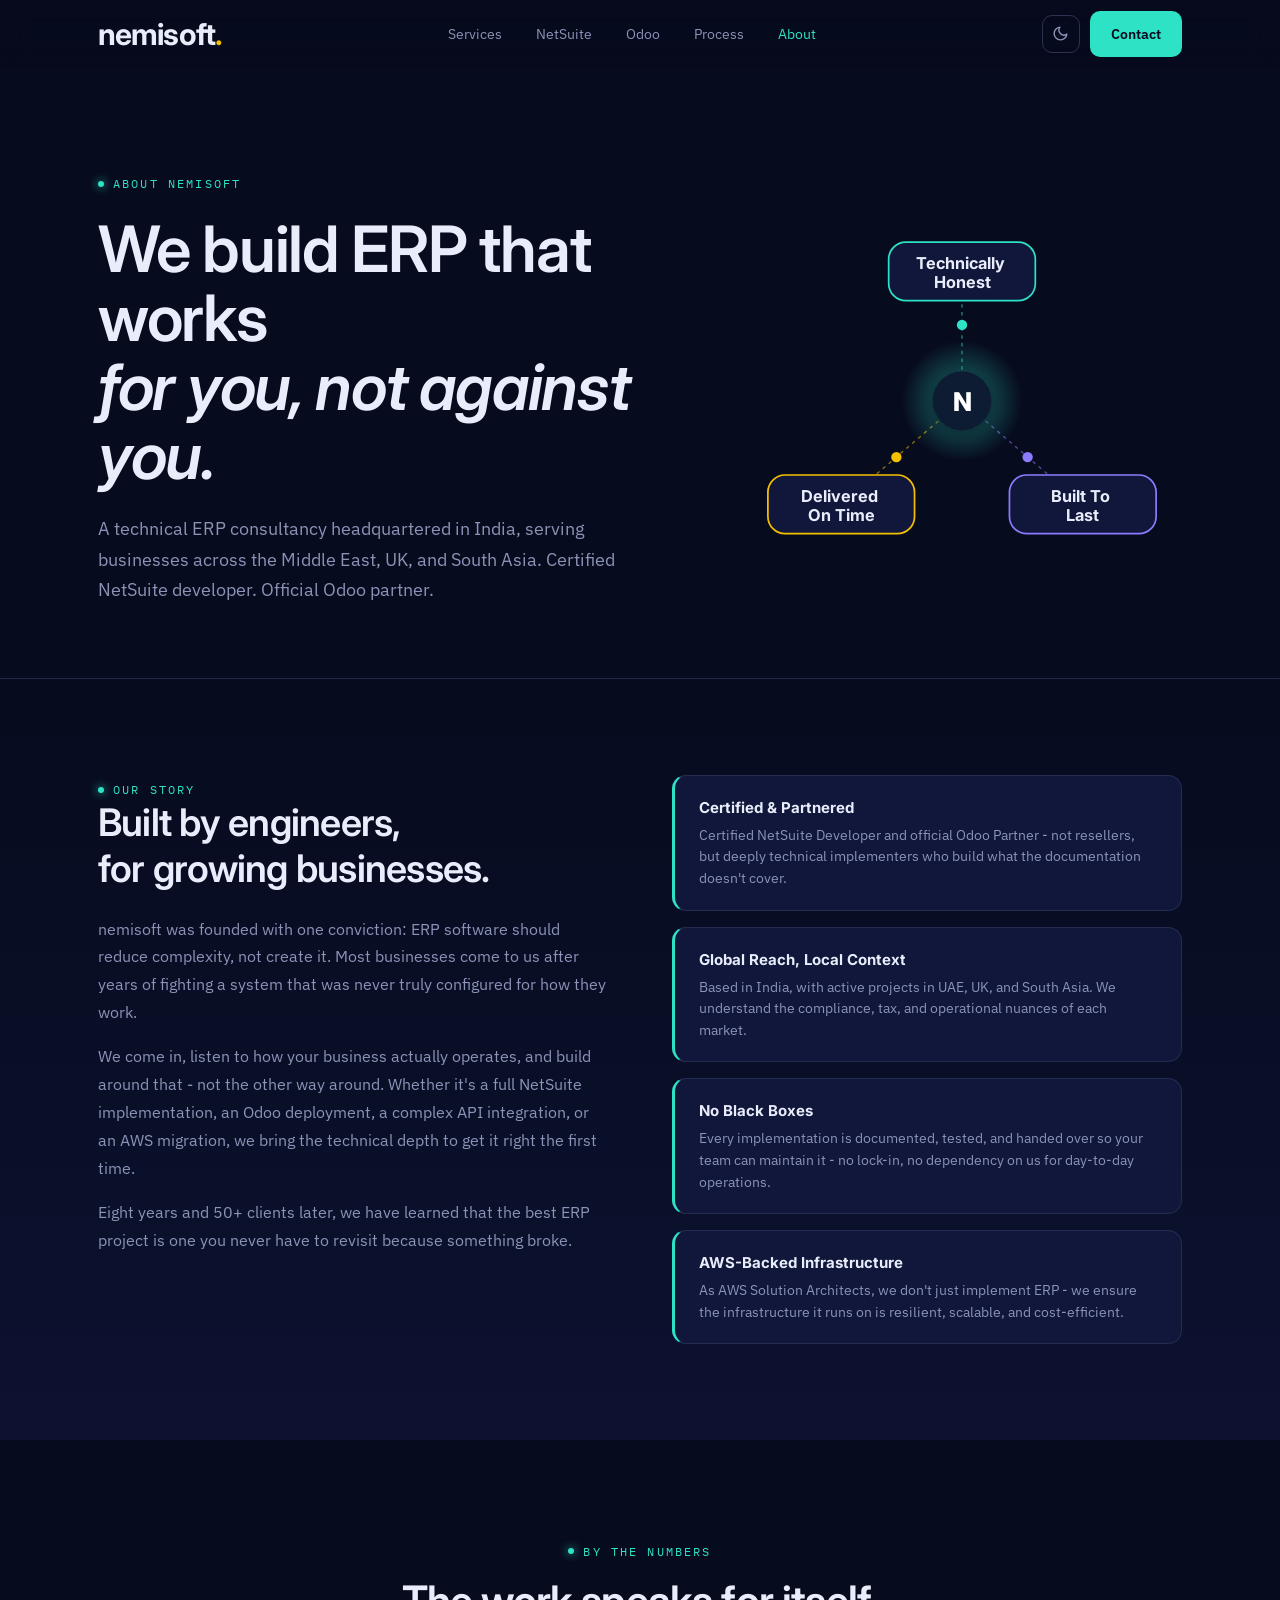
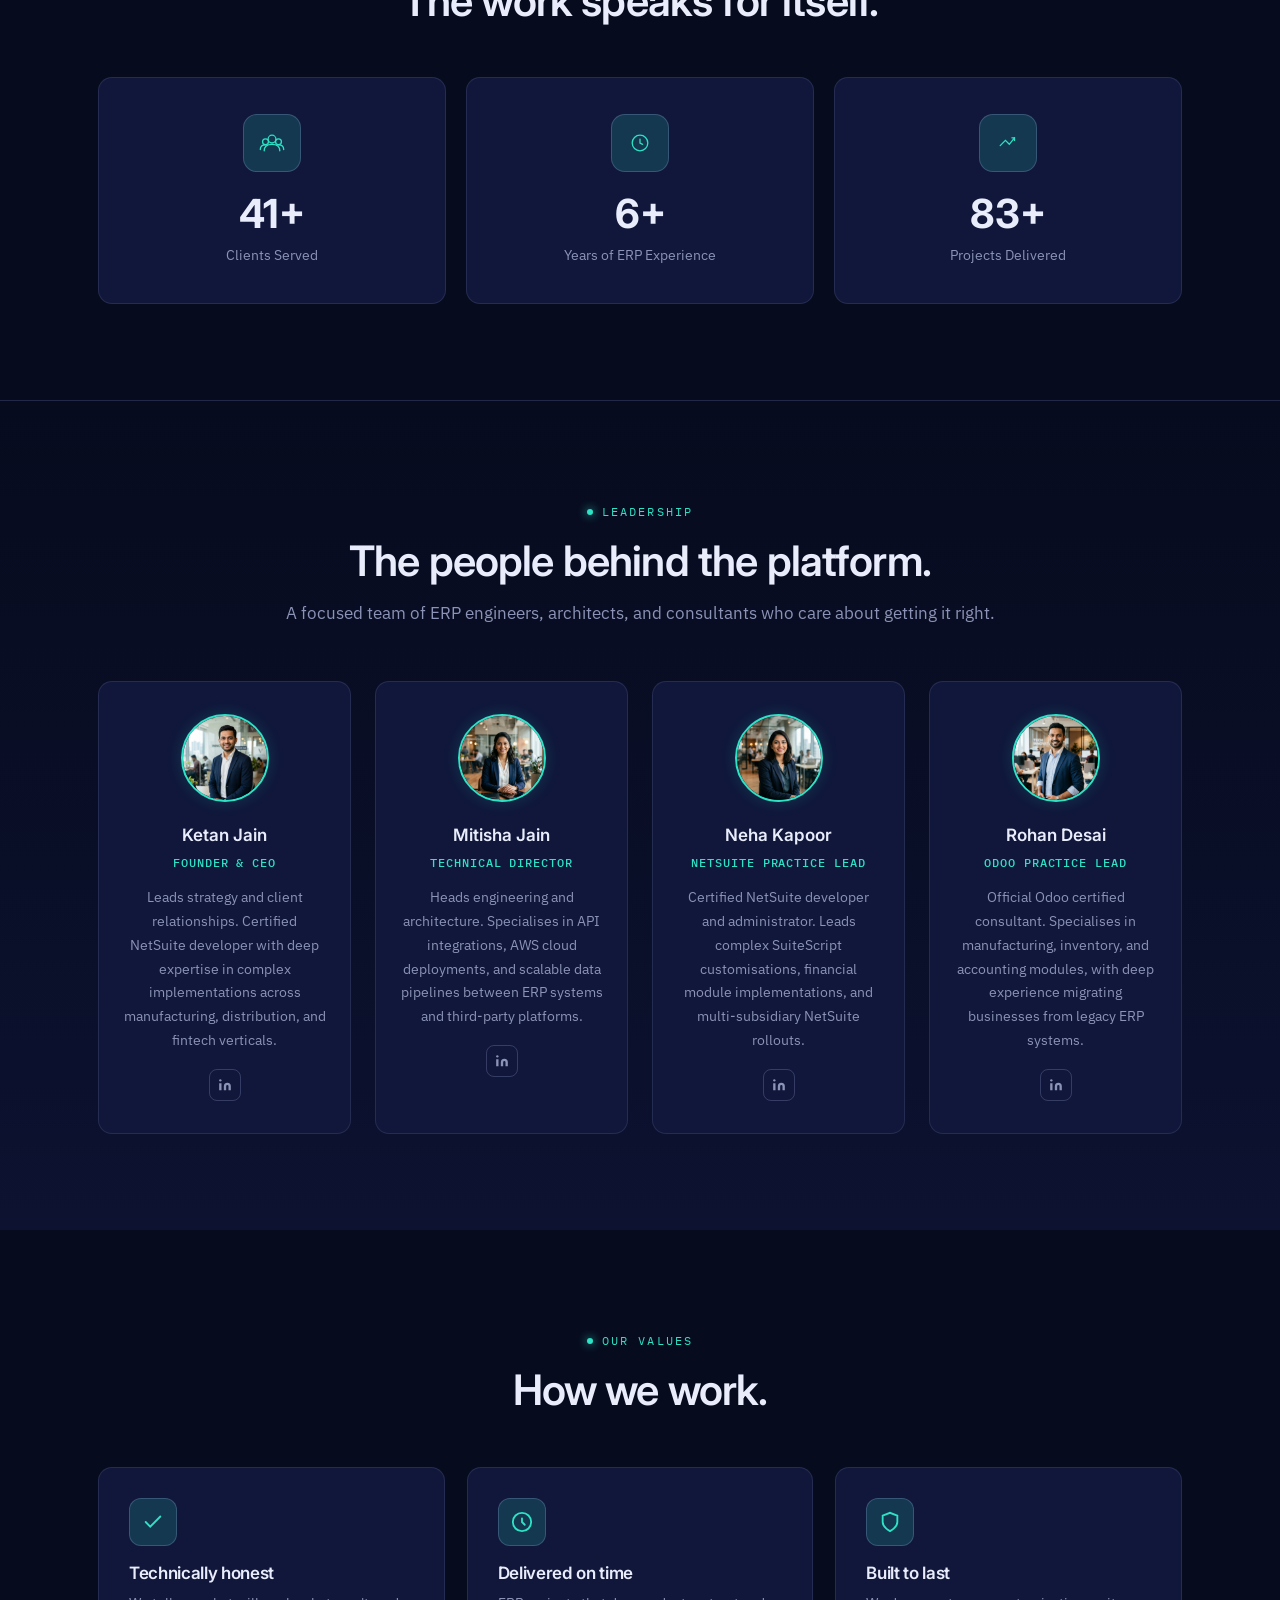
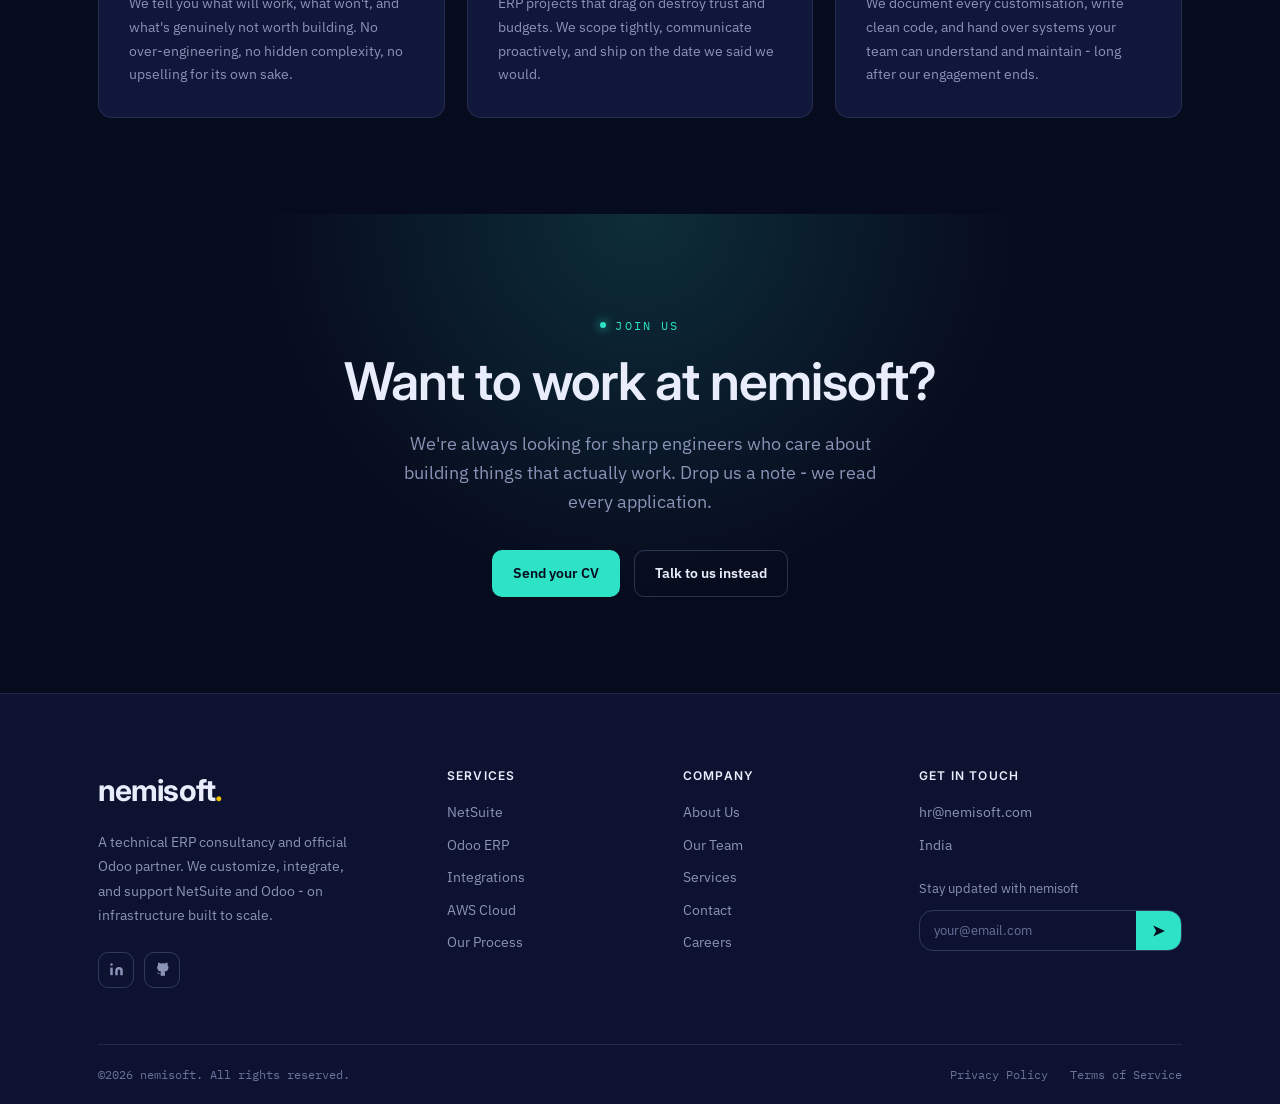
<file: about.html>
﻿<!DOCTYPE html>
<html lang="en">
<head>
<meta charset="UTF-8">
<meta name="viewport" content="width=device-width, initial-scale=1.0">
<title>About - nemisoft.</title>
<meta name="description" content="nemisoft is a technical ERP consultancy and official Odoo partner. Meet our team and learn how we work.">
<link rel="preconnect" href="https://fonts.googleapis.com">
<link rel="preconnect" href="https://fonts.gstatic.com" crossorigin>
<link href="https://fonts.googleapis.com/css2?family=Inter:wght@500;600;700&family=IBM+Plex+Sans:wght@400;500;600&family=IBM+Plex+Mono:wght@400;500&display=swap" rel="stylesheet">
<link rel="stylesheet" href="styles.css">
</head>
<body>

<header id="hdr">
  <div class="wrap">
    <nav>
      <a href="index.html" class="logo">nemisoft<span class="dot">.</span></a>
      <div class="nav-links">
        <a href="index.html#services">Services</a>
        <a href="index.html#netsuite">NetSuite</a>
        <a href="index.html#odoo-detail">Odoo</a>
        <a href="index.html#process">Process</a>
        <a href="about.html" class="active">About</a>
      </div>
      <div class="nav-right">
        <button class="theme-toggle" id="themeToggle" aria-label="Toggle light/dark theme">
          <svg class="icon-moon" width="17" height="17" viewBox="0 0 24 24" fill="none" stroke="currentColor" stroke-width="2" stroke-linecap="round" stroke-linejoin="round"><path d="M21 12.79A9 9 0 1 1 11.21 3 7 7 0 0 0 21 12.79z"/></svg>
          <svg class="icon-sun" width="17" height="17" viewBox="0 0 24 24" fill="none" stroke="currentColor" stroke-width="2" stroke-linecap="round" stroke-linejoin="round" style="display:none"><circle cx="12" cy="12" r="5"/><line x1="12" y1="1" x2="12" y2="3"/><line x1="12" y1="21" x2="12" y2="23"/><line x1="4.22" y1="4.22" x2="5.64" y2="5.64"/><line x1="18.36" y1="18.36" x2="19.78" y2="19.78"/><line x1="1" y1="12" x2="3" y2="12"/><line x1="21" y1="12" x2="23" y2="12"/><line x1="4.22" y1="19.78" x2="5.64" y2="18.36"/><line x1="18.36" y1="5.64" x2="19.78" y2="4.22"/></svg>
        </button>
        <a href="index.html#contact" class="btn btn-primary">Contact</a>
        <button class="nav-toggle" id="navToggle" aria-label="Toggle navigation menu" aria-expanded="false">
          <span></span><span></span><span></span>
        </button>
      </div>
    </nav>
  </div>
</header>

<!-- ABOUT HERO -->
<section class="about-hero">
  <div class="wrap about-hero-grid">
    <div class="about-hero-content">
      <span class="eyebrow">About nemisoft</span>
      <h1>We build ERP that works<br><em>for you, not against you.</em></h1>
      <p class="lede">A technical ERP consultancy headquartered in India, serving businesses across the Middle East, UK, and South Asia. Certified NetSuite developer. Official Odoo partner.</p>
    </div>
    <div class="about-hero-visual">
      <div class="venn-wrap">
        <svg class="venn-svg" viewBox="0 0 510 410" xmlns="http://www.w3.org/2000/svg"
             role="img" aria-label="Our three core values - technically honest, delivered on time, built to last - radiating from the nemisoft mark">
          <defs>
            <radialGradient id="vennGlow" cx="50%" cy="50%" r="50%">
              <stop offset="0%" stop-color="var(--venn-glow-color)" stop-opacity="0.5" />
              <stop offset="100%" stop-color="var(--venn-glow-color)" stop-opacity="0" />
            </radialGradient>
            <filter id="vennHubShadow" x="-80%" y="-80%" width="260%" height="260%">
              <feDropShadow dx="0" dy="3" stdDeviation="6" flood-color="#000000" flood-opacity="0.35" />
            </filter>
          </defs>

          <line class="venn-connector venn-connector--a" x1="255" y1="220" x2="255" y2="70" />
          <line class="venn-connector venn-connector--b" x1="255" y1="220" x2="115" y2="340" />
          <line class="venn-connector venn-connector--c" x1="255" y1="220" x2="395" y2="340" />

          <circle class="venn-glow" cx="255" cy="220" r="70" fill="url(#vennGlow)" />

          <g class="venn-node venn-node--a" transform="translate(255,70)">
            <rect x="-85" y="-34" width="170" height="68" rx="20" />
            <text class="venn-node-label" x="0" y="-3" text-anchor="middle">
              <tspan x="0" dy="0">Technically</tspan>
              <tspan x="0" dy="1.15em">Honest</tspan>
            </text>
          </g>

          <g class="venn-node venn-node--b" transform="translate(115,340)">
            <rect x="-85" y="-34" width="170" height="68" rx="20" />
            <text class="venn-node-label" x="0" y="-3" text-anchor="middle">
              <tspan x="0" dy="0">Delivered</tspan>
              <tspan x="0" dy="1.15em">On Time</tspan>
            </text>
          </g>

          <g class="venn-node venn-node--c" transform="translate(395,340)">
            <rect x="-85" y="-34" width="170" height="68" rx="20" />
            <text class="venn-node-label" x="0" y="-3" text-anchor="middle">
              <tspan x="0" dy="0">Built To</tspan>
              <tspan x="0" dy="1.15em">Last</tspan>
            </text>
          </g>

          <circle class="venn-orbit-dot venn-orbit-dot--a" r="6">
            <animateMotion dur="4s" begin="0s" repeatCount="indefinite"
              calcMode="linear" keyPoints="0;1;0" keyTimes="0;0.5;1"
              path="M 255,220 L 255,104" />
          </circle>

          <circle class="venn-orbit-dot venn-orbit-dot--b" r="6">
            <animateMotion dur="4s" begin="0s" repeatCount="indefinite"
              calcMode="linear" keyPoints="0;1;0" keyTimes="0;0.5;1"
              path="M 255,220 L 154.7,306" />
          </circle>

          <circle class="venn-orbit-dot venn-orbit-dot--c" r="6">
            <animateMotion dur="4s" begin="0s" repeatCount="indefinite"
              calcMode="linear" keyPoints="0;1;0" keyTimes="0;0.5;1"
              path="M 255,220 L 355.3,306" />
          </circle>

          <g class="venn-hub" transform="translate(255,220)" filter="url(#vennHubShadow)">
            <circle class="venn-hub-circle" r="34" />
            <text class="venn-hub-icon" x="0" y="1" text-anchor="middle" dominant-baseline="central">N</text>
          </g>
        </svg>
      </div>
    </div>
  </div>
</section>

<!-- OUR STORY -->
<section class="ns">
  <div class="wrap">
    <div class="about-story-grid">
      <div class="about-story-text reveal">
        <span class="eyebrow">Our story</span>
        <h2>Built by engineers,<br>for growing businesses.</h2>
        <p>nemisoft was founded with one conviction: ERP software should reduce complexity, not create it. Most businesses come to us after years of fighting a system that was never truly configured for how they work.</p>
        <p>We come in, listen to how your business actually operates, and build around that - not the other way around. Whether it's a full NetSuite implementation, an Odoo deployment, a complex API integration, or an AWS migration, we bring the technical depth to get it right the first time.</p>
        <p>Eight years and 50+ clients later, we have learned that the best ERP project is one you never have to revisit because something broke.</p>
        
      </div>
      <div class="about-hl-list reveal">
        <div class="about-hl">
          <strong>Certified &amp; Partnered</strong>
          <p>Certified NetSuite Developer and official Odoo Partner - not resellers, but deeply technical implementers who build what the documentation doesn't cover.</p>
        </div>
        <div class="about-hl">
          <strong>Global Reach, Local Context</strong>
          <p>Based in India, with active projects in UAE, UK, and South Asia. We understand the compliance, tax, and operational nuances of each market.</p>
        </div>
        <div class="about-hl">
          <strong>No Black Boxes</strong>
          <p>Every implementation is documented, tested, and handed over so your team can maintain it - no lock-in, no dependency on us for day-to-day operations.</p>
        </div>
        <div class="about-hl">
          <strong>AWS-Backed Infrastructure</strong>
          <p>As AWS Solution Architects, we don't just implement ERP - we ensure the infrastructure it runs on is resilient, scalable, and cost-efficient.</p>
        </div>
      </div>
    </div>
  </div>
</section>

<!-- STATS -->
<section>
  <div class="wrap">
    <div class="sec-head reveal" style="text-align:center;max-width:100%">
      <span class="eyebrow">By the numbers</span>
      <h2>The work speaks for itself.</h2>
    </div>
    <div class="stats-grid">
      <div class="stat-card reveal">
        <div class="stat-icon">
          <svg viewBox="0 0 40 40" fill="none" stroke="currentColor" stroke-width="2" stroke-linecap="round">
            <path d="M8 32 Q8 22 20 22 Q32 22 32 32"/><circle cx="20" cy="14" r="6"/><circle cx="10" cy="18" r="4.5"/><path d="M2 30 Q2 23 10 23"/><circle cx="30" cy="18" r="4.5"/><path d="M38 30 Q38 23 30 23"/>
          </svg>
        </div>
        <div class="stat-num">50+</div>
        <div class="stat-label">Clients Served</div>
      </div>
      <div class="stat-card reveal">
        <div class="stat-icon">
          <svg viewBox="0 0 40 40" fill="none" stroke="currentColor" stroke-width="2" stroke-linecap="round">
            <circle cx="20" cy="20" r="12"/><polyline points="20 14 20 20 24 22"/>
          </svg>
        </div>
        <div class="stat-num">8+</div>
        <div class="stat-label">Years of ERP Experience</div>
      </div>
      <div class="stat-card reveal">
        <div class="stat-icon">
          <svg viewBox="0 0 40 40" fill="none" stroke="currentColor" stroke-width="2" stroke-linecap="round">
            <path d="M8 24 L16 16 L22 22 L30 12"/><polyline points="26 12 30 12 30 16"/>
          </svg>
        </div>
        <div class="stat-num">100+</div>
        <div class="stat-label">Projects Delivered</div>
      </div>
    </div>
  </div>
</section>

<!-- TEAM -->
<section id="team" class="ns">
  <div class="wrap">
    <div class="sec-head reveal" style="text-align:center;max-width:100%">
      <span class="eyebrow">Leadership</span>
      <h2>The people behind the platform.</h2>
      <p>A focused team of ERP engineers, architects, and consultants who care about getting it right.</p>
    </div>
    <div class="team-grid">
      <div class="team-card reveal">
        <div class="team-avatar"><img src="team_ketan.png" alt="Ketan Jain - Founder & CEO"></div>
        <div class="team-name">Ketan Jain</div>
        <div class="team-title">Founder &amp; CEO</div>
        <p class="team-bio">Leads strategy and client relationships. Certified NetSuite developer with deep expertise in complex implementations across manufacturing, distribution, and fintech verticals.</p>
        <div class="team-links">
          <a href="https://www.linkedin.com/in/ketanpjain" aria-label="LinkedIn">
            <svg width="14" height="14" viewBox="0 0 24 24" fill="currentColor"><path d="M16 8a6 6 0 0 1 6 6v7h-4v-7a2 2 0 0 0-2-2 2 2 0 0 0-2 2v7h-4v-7a6 6 0 0 1 6-6z"/><rect x="2" y="9" width="4" height="12"/><circle cx="4" cy="4" r="2"/></svg>
          </a>
        </div>
      </div>
      <div class="team-card reveal">
        <div class="team-avatar"><img src="team_mitisha.png" alt="Mitisha Jain - Technical Director"></div>
        <div class="team-name">Mitisha Jain</div>
        <div class="team-title">Technical Director</div>
        <p class="team-bio">Heads engineering and architecture. Specialises in API integrations, AWS cloud deployments, and scalable data pipelines between ERP systems and third-party platforms.</p>
        <div class="team-links">
          <a href="https://www.linkedin.com/in/mitishajain" aria-label="LinkedIn">
            <svg width="14" height="14" viewBox="0 0 24 24" fill="currentColor"><path d="M16 8a6 6 0 0 1 6 6v7h-4v-7a2 2 0 0 0-2-2 2 2 0 0 0-2 2v7h-4v-7a6 6 0 0 1 6-6z"/><rect x="2" y="9" width="4" height="12"/><circle cx="4" cy="4" r="2"/></svg>
          </a>
        </div>
      </div>
      <div class="team-card reveal">
        <div class="team-avatar"><img src="team_neha.png" alt="Neha Kapoor - NetSuite Lead"></div>
        <div class="team-name">Neha Kapoor</div>
        <div class="team-title">NetSuite Practice Lead</div>
        <p class="team-bio">Certified NetSuite developer and administrator. Leads complex SuiteScript customisations, financial module implementations, and multi-subsidiary NetSuite rollouts.</p>
        <div class="team-links">
          <a href="#" aria-label="LinkedIn">
            <svg width="14" height="14" viewBox="0 0 24 24" fill="currentColor"><path d="M16 8a6 6 0 0 1 6 6v7h-4v-7a2 2 0 0 0-2-2 2 2 0 0 0-2 2v7h-4v-7a6 6 0 0 1 6-6z"/><rect x="2" y="9" width="4" height="12"/><circle cx="4" cy="4" r="2"/></svg>
          </a>
        </div>
      </div>
      <div class="team-card reveal">
        <div class="team-avatar"><img src="team_rohan.png" alt="Rohan Desai - Odoo Lead"></div>
        <div class="team-name">Rohan Desai</div>
        <div class="team-title">Odoo Practice Lead</div>
        <p class="team-bio">Official Odoo certified consultant. Specialises in manufacturing, inventory, and accounting modules, with deep experience migrating businesses from legacy ERP systems.</p>
        <div class="team-links">
          <a href="#" aria-label="LinkedIn">
            <svg width="14" height="14" viewBox="0 0 24 24" fill="currentColor"><path d="M16 8a6 6 0 0 1 6 6v7h-4v-7a2 2 0 0 0-2-2 2 2 0 0 0-2 2v7h-4v-7a6 6 0 0 1 6-6z"/><rect x="2" y="9" width="4" height="12"/><circle cx="4" cy="4" r="2"/></svg>
          </a>
        </div>
      </div>
    </div>
  </div>
</section>

<!-- VALUES -->
<section>
  <div class="wrap">
    <div class="sec-head reveal" style="text-align:center;max-width:100%">
      <span class="eyebrow">Our values</span>
      <h2>How we work.</h2>
    </div>
    <div class="values-grid">
      <div class="value-card reveal">
        <div class="value-icon">
          <svg viewBox="0 0 24 24" fill="none" stroke="currentColor" stroke-width="2" stroke-linecap="round"><polyline points="20 6 9 17 4 12"/></svg>
        </div>
        <h3>Technically honest</h3>
        <p>We tell you what will work, what won't, and what's genuinely not worth building. No over-engineering, no hidden complexity, no upselling for its own sake.</p>
      </div>
      <div class="value-card reveal">
        <div class="value-icon">
          <svg viewBox="0 0 24 24" fill="none" stroke="currentColor" stroke-width="2" stroke-linecap="round"><circle cx="12" cy="12" r="10"/><path d="M12 8v4l3 3"/></svg>
        </div>
        <h3>Delivered on time</h3>
        <p>ERP projects that drag on destroy trust and budgets. We scope tightly, communicate proactively, and ship on the date we said we would.</p>
      </div>
      <div class="value-card reveal">
        <div class="value-icon">
          <svg viewBox="0 0 24 24" fill="none" stroke="currentColor" stroke-width="2" stroke-linecap="round"><path d="M12 22s8-4 8-10V5l-8-3-8 3v7c0 6 8 10 8 10z"/></svg>
        </div>
        <h3>Built to last</h3>
        <p>We document every customisation, write clean code, and hand over systems your team can understand and maintain - long after our engagement ends.</p>
      </div>
    </div>
  </div>
</section>

<!-- CAREERS CTA -->
<section class="cta-final" id="careers">
  <div class="wrap reveal">
    <span class="eyebrow">Join us</span>
    <h2>Want to work at nemisoft?</h2>
    <p>We're always looking for sharp engineers who care about building things that actually work. Drop us a note - we read every application.</p>
    <div class="cta-row">
      <a href="mailto:hr@nemisoft.com?subject=Career%20inquiry" class="btn btn-primary">Send your CV</a>
      <a href="index.html#contact" class="btn btn-ghost">Talk to us instead</a>
    </div>
  </div>
</section>

<!-- FOOTER -->
<footer>
  <div class="wrap">
    <div class="footer-main">
      <div>
        <a href="index.html" class="logo">nemisoft<span class="dot">.</span></a>
        <p class="footer-brand-desc">A technical ERP consultancy and official Odoo partner. We customize, integrate, and support NetSuite and Odoo - on infrastructure built to scale.</p>
        <div class="footer-social">
          <a href="https://www.linkedin.com/company/nemisoft/home" aria-label="LinkedIn">
            <svg width="15" height="15" viewBox="0 0 24 24" fill="currentColor"><path d="M16 8a6 6 0 0 1 6 6v7h-4v-7a2 2 0 0 0-2-2 2 2 0 0 0-2 2v7h-4v-7a6 6 0 0 1 6-6z"/><rect x="2" y="9" width="4" height="12"/><circle cx="4" cy="4" r="2"/></svg>
          </a>
          <a href="#" aria-label="GitHub">
            <svg width="15" height="15" viewBox="0 0 24 24" fill="currentColor"><path d="M9 19c-5 1.5-5-2.5-7-3m14 6v-3.87a3.37 3.37 0 0 0-.94-2.61c3.14-.35 6.44-1.54 6.44-7A5.44 5.44 0 0 0 20 4.77 5.07 5.07 0 0 0 19.91 1S18.73.65 16 2.48a13.38 13.38 0 0 0-7 0C6.27.65 5.09 1 5.09 1A5.07 5.07 0 0 0 5 4.77a5.44 5.44 0 0 0-1.5 3.78c0 5.42 3.3 6.61 6.44 7A3.37 3.37 0 0 0 9 18.13V22"/></svg>
          </a>
        </div>
      </div>
      <div>
        <div class="footer-col-head">Services</div>
        <ul class="footer-ul">
          <li><a href="index.html#netsuite">NetSuite</a></li>
          <li><a href="index.html#odoo-detail">Odoo ERP</a></li>
          <li><a href="index.html#services">Integrations</a></li>
          <li><a href="index.html#services">AWS Cloud</a></li>
          <li><a href="index.html#process">Our Process</a></li>
        </ul>
      </div>
      <div>
        <div class="footer-col-head">Company</div>
        <ul class="footer-ul">
          <li><a href="about.html">About Us</a></li>
          <li><a href="about.html#team">Our Team</a></li>
          <li><a href="index.html#services">Services</a></li>
          <li><a href="index.html#contact">Contact</a></li>
          <li><a href="about.html#careers">Careers</a></li>
        </ul>
      </div>
      <div>
        <div class="footer-col-head">Get in Touch</div>
        <ul class="footer-ul">
          <li>hr@nemisoft.com</li>
          <li>India</li>
        </ul>
        <p class="footer-newsletter-label">Stay updated with nemisoft</p>
        <form class="footer-form" onsubmit="return false">
          <input type="email" placeholder="your@email.com" aria-label="Email address">
          <button style="font-size:15px"type="submit">➤</button>
        </form>
      </div>
    </div>
    <div class="footer-bottom">
      <span class="copy">©2026 nemisoft. All rights reserved.</span>
      <div class="footer-bottom-links">
        <a href="#">Privacy Policy</a>
        <a href="#">Terms of Service</a>
      </div>
    </div>
  </div>
</footer>

<script src="script.js"></script>
</body>
</html>
</file>
<file: styles.css>
:root{
  --ink:#070B1E;
  --ink-2:#0C1230;
  --panel:#10173A;
  --panel-2:#141C46;
  --line:rgba(180,196,255,.12);
  --line-strong:rgba(180,196,255,.22);
  --text:#E9EDFB;
  --muted:#8B93B6;
  --muted-2:#6B7299;
  --teal:#2DE2C5;
  --teal-deep:#16B79E;
  --glow:rgba(45,226,197,.16);
  --logo-dot:#F5C000;
  --logo-text:var(--text);
  --maxw:1140px;
  --r:14px;
}
body.light{
  --ink:#F4F6FF;
  --ink-2:#E8ECFB;
  --panel:#FFFFFF;
  --panel-2:#EEF1FC;
  --line:rgba(7,11,30,.09);
  --line-strong:rgba(7,11,30,.16);
  --text:#070B1E;
  --muted:#505880;
  --muted-2:#7B82A8;
  --teal:#0A9478;
  --teal-deep:#077A62;
  --glow:rgba(10,148,120,.13);
  --logo-text:#1B3A8C;
}
body.light header{background:rgba(244,246,255,.8)}
body.light header.scrolled{background:rgba(244,246,255,.95)}

*{box-sizing:border-box;margin:0;padding:0}
html{scroll-behavior:smooth}
body{
  background:var(--ink);
  color:var(--text);
  font-family:"IBM Plex Sans",system-ui,sans-serif;
  line-height:1.6;
  -webkit-font-smoothing:antialiased;
  overflow-x:hidden;
  transition:background .3s,color .3s;
}
a{color:inherit;text-decoration:none}
::selection{background:var(--teal);color:var(--ink)}

.wrap{max-width:var(--maxw);margin:0 auto;padding:0 28px}
.eyebrow{
  font-family:"IBM Plex Mono",monospace;
  font-size:12px;letter-spacing:.18em;text-transform:uppercase;
  color:var(--teal);display:inline-flex;align-items:center;gap:9px;
}
.eyebrow::before{content:"";width:6px;height:6px;border-radius:50%;background:var(--teal);box-shadow:0 0 10px var(--teal)}
.ew-dot{display:inline-block;width:6px;height:6px;border-radius:50%;background:var(--teal);box-shadow:0 0 10px var(--teal);vertical-align:middle}
h1,h2,h3{font-family:"Inter",sans-serif;font-weight:600;line-height:1.08;letter-spacing:-.02em}

/* ---------- NAV ---------- */
header{
  position:sticky;top:0;z-index:50;
  background:rgba(7,11,30,.72);backdrop-filter:blur(14px);
  border-bottom:1px solid transparent;transition:border-color .3s,background .3s;
}
header.scrolled{border-bottom-color:var(--line);background:rgba(7,11,30,.9)}
nav{display:flex;align-items:center;justify-content:space-between;height:68px}
.logo{font-family:"Inter",sans-serif;font-weight:700;font-size:30px;letter-spacing:-.03em;color:var(--logo-text)}
.logo .dot{color:var(--logo-dot)}
.nav-links{display:flex;gap:34px;align-items:center}
.nav-links a{font-size:14px;color:var(--muted);transition:color .2s;position:relative}
.nav-links a:hover{color:var(--text)}
.nav-links a.active{color:var(--teal)}
.btn{
  font-family:"IBM Plex Sans",sans-serif;font-weight:600;font-size:14px;
  padding:11px 20px;border-radius:10px;cursor:pointer;border:1px solid transparent;
  transition:transform .15s,box-shadow .25s,background .2s,border-color .2s;display:inline-block;
}
.btn-primary{background:var(--teal);color:var(--ink);box-shadow:0 0 0 0 var(--glow)}
.btn-primary:hover{transform:translateY(-2px);box-shadow:0 12px 34px -8px var(--glow)}
.btn-ghost{background:transparent;color:var(--text);border-color:var(--line-strong)}
.btn-ghost:hover{border-color:var(--teal);color:var(--teal)}
.nav-right{display:flex;align-items:center;gap:10px}
.theme-toggle{
  background:transparent;border:1px solid var(--line-strong);color:var(--muted);
  width:38px;height:38px;border-radius:10px;cursor:pointer;
  display:grid;place-items:center;
  transition:border-color .2s,color .2s;flex:none;
}
.theme-toggle:hover{border-color:var(--teal);color:var(--teal)}
.nav-toggle{
  display:none;flex-direction:column;justify-content:space-between;
  width:38px;height:38px;padding:9px;background:transparent;
  border:1px solid var(--line-strong);border-radius:10px;cursor:pointer;flex:none;
}
.nav-toggle span{display:block;height:2px;width:100%;background:var(--text);border-radius:2px;transition:transform .25s ease,opacity .25s ease}
.nav-toggle.open span:nth-child(1){transform:translateY(8px) rotate(45deg)}
.nav-toggle.open span:nth-child(2){opacity:0}
.nav-toggle.open span:nth-child(3){transform:translateY(-8px) rotate(-45deg)}

/* ---------- HERO ---------- */
.hero{position:relative;padding:84px 0 70px}
.hero-grid{display:grid;grid-template-columns:1.05fr .95fr;gap:56px;align-items:center}
.hero h1{font-size:clamp(38px,5.4vw,64px);margin:22px 0 0}
.hero h1 em{font-style:normal;color:var(--teal)}
.hero .lede{font-size:18px;color:var(--muted);max-width:520px;margin-top:22px}
.hero-cta{display:flex;gap:14px;margin-top:34px;flex-wrap:wrap}
.hero-meta{margin-top:40px;display:flex;gap:30px;flex-wrap:wrap;font-family:"IBM Plex Mono",monospace;font-size:12.5px;color:var(--muted-2);letter-spacing:.04em}
.hero-meta span{color:var(--text)}

/* ---------- DIAGRAM ---------- */
.diagram{position:relative;width:100%;max-width:460px;margin:0 auto;aspect-ratio:1/1}
.diagram svg{position:absolute;inset:0;width:100%;height:100%;overflow:visible}
.node{
  position:absolute;transform:translate(-50%,-50%);
  font-family:"IBM Plex Mono",monospace;font-size:12px;letter-spacing:.02em;
  background:var(--panel);border:1px solid var(--line-strong);color:var(--muted);
  padding:7px 12px;border-radius:9px;white-space:nowrap;transition:.25s;
}
.node:hover{border-color:var(--teal);color:var(--text);transform:translate(-50%,-50%) scale(1.06)}
.node.hub{
  background:linear-gradient(160deg,var(--panel-2),var(--panel));
  border-color:var(--teal);color:var(--text);font-family:"Inter",sans-serif;
  font-weight:600;font-size:17px;padding:16px 22px;letter-spacing:-.01em;
  box-shadow:0 0 0 1px var(--glow),0 22px 60px -20px var(--glow);
}
.node.hub small{display:block;font-family:"IBM Plex Mono",monospace;font-weight:400;font-size:10px;color:var(--teal);letter-spacing:.16em;margin-top:3px}
.line{stroke:var(--line-strong);stroke-width:1;fill:none}
.line-anim{stroke:var(--teal);stroke-width:1.4;fill:none;stroke-dasharray:4 10;opacity:.55;animation:flow 2.4s linear infinite}
@keyframes flow{to{stroke-dashoffset:-28}}
.pulse{fill:var(--teal)}

/* ---------- PARTNER LOGOS ---------- */
.partner-logos{display:flex;flex-direction:column;gap:24px;max-width:480px;margin:0 auto}
.pl-item{display:flex;flex-direction:row;align-items:center;gap:20px}
.pl-divider{display:none}
.pl-ns-img,.pl-logo-img,.pl-odoo-img{width:200px;height:70px;object-fit:contain;filter:brightness(0) invert(1)}
body.light .pl-ns-img, body.light .pl-logo-img, body.light .pl-odoo-img{filter:none}
.pl-tag{
  font-family:"IBM Plex Mono",monospace;font-size:13px;letter-spacing:.13em;
  text-transform:uppercase;color:var(--muted);
}

/* ---------- LOGO STRIP ---------- */
.strip{border-top:1px solid var(--line);border-bottom:1px solid var(--line);padding:26px 0}
.strip-inner{display:flex;align-items:center;gap:30px;flex-wrap:wrap;justify-content:space-between}
.strip-label{font-family:"IBM Plex Mono",monospace;font-size:11.5px;letter-spacing:.16em;text-transform:uppercase;color:var(--muted-2)}
.strip-items{display:flex;gap:34px;flex-wrap:wrap;font-family:"Inter",sans-serif;font-weight:500;font-size:16px;color:var(--muted)}
.strip-items span{transition:color .2s}
.strip-items span:hover{color:var(--text)}

/* ---------- SECTIONS ---------- */
section{padding:96px 0}
.sec-head{max-width:640px;margin-bottom:54px}
.sec-head h2{font-size:clamp(28px,3.8vw,42px);margin-top:16px}
.sec-head p{color:var(--muted);font-size:17px;margin-top:16px}

/* services */
.svc-grid{display:grid;grid-template-columns:repeat(2,1fr);gap:20px}
.card{
  background:linear-gradient(180deg,var(--ink-2),var(--ink));
  border:1px solid var(--line);border-radius:var(--r);padding:30px 28px;
  transition:border-color .3s,transform .3s,background .3s;position:relative;overflow:hidden;
}
.card::after{content:"";position:absolute;inset:0;background:radial-gradient(420px circle at top right,var(--glow),transparent 60%);opacity:0;transition:opacity .35s}
.card:hover{border-color:var(--line-strong);transform:translateY(-4px)}
.card:hover::after{opacity:1}
.card .num{font-family:"IBM Plex Mono",monospace;font-size:12px;color:var(--teal);letter-spacing:.1em}
.card h3{font-size:22px;margin:14px 0 12px}
.card p{color:var(--muted);font-size:14.5px}
.card ul{list-style:none;margin-top:18px;display:flex;flex-direction:column;gap:10px}
.card li{font-size:14px;color:var(--text);display:flex;gap:10px;align-items:flex-start}
.card li::before{content:"";flex:none;width:6px;height:6px;margin-top:8px;border-radius:50%;background:var(--teal)}
.card.tall{grid-row:span 1}
.card-badge{
  position:absolute;top:16px;right:16px;
  font-family:"IBM Plex Mono",monospace;font-size:10px;letter-spacing:.14em;text-transform:uppercase;
  color:var(--ink);background:var(--teal);padding:4px 9px;border-radius:6px;font-weight:500;
}

/* netsuite detail */
.ns{background:linear-gradient(180deg,var(--ink),var(--ink-2));border-top:1px solid var(--line)}
.ns-grid{display:grid;grid-template-columns:repeat(2,1fr);gap:22px}
.ns-item{
  border:1px solid var(--line);border-radius:var(--r);padding:26px;
  background:var(--panel);transition:.3s;
}
.ns-item:hover{
  border-color:var(--teal);
  background:var(--panel-2);
  transform:translateY(-4px);
  box-shadow:0 10px 32px -8px var(--glow);
}
.ns-item h3{font-size:18px;margin-bottom:9px}
.ns-item h3 .k{font-family:"IBM Plex Mono",monospace;font-size:12px;color:var(--teal);margin-right:10px}
.ns-item p{color:var(--muted);font-size:14px}

/* process */
.proc{display:grid;grid-template-columns:repeat(4,1fr);gap:20px}
.step{
  background:var(--panel);
  border:1px solid var(--line);
  border-top:3px solid var(--teal);
  border-radius:var(--r);
  padding:32px 26px;
  position:relative;overflow:hidden;
  transition:transform .3s,box-shadow .3s,border-color .3s;
}
.step::after{
  content:"";position:absolute;inset:0;
  background:radial-gradient(380px circle at top left,var(--glow),transparent 60%);
  opacity:0;transition:opacity .35s;
}
.step:hover{transform:translateY(-6px);box-shadow:0 18px 48px -12px var(--glow);border-color:var(--teal)}
.step:hover::after{opacity:1}
.step .n{
  font-family:"IBM Plex Mono",monospace;font-size:12px;font-weight:500;
  color:var(--teal);letter-spacing:.18em;margin-bottom:20px;
}
.step h3{font-size:19px;margin-bottom:12px;color:var(--text)}
.step p{color:var(--muted);font-size:14px;line-height:1.65}

/* why */
.why-head{display:grid;grid-template-columns:1.05fr .95fr;gap:56px;align-items:start;margin-bottom:54px}
.why-head .sec-head{margin-bottom:0}
.why-photo{border-radius:var(--r);overflow:hidden;border:1px solid var(--line-strong);aspect-ratio:4/3;box-shadow:0 12px 40px -15px rgba(0,0,0,.4)}
.why-photo img{width:100%;height:100%;object-fit:cover;display:block}
.why-photo.diagram{aspect-ratio:3/2;background:var(--panel)}
.why-photo.diagram img{width:100%;height:100%;object-fit:contain}
.why-grid{display:grid;grid-template-columns:repeat(3,1fr);gap:20px}
.why{border:1px solid var(--line);border-radius:var(--r);padding:28px;background:linear-gradient(180deg,var(--ink-2),var(--ink))}
.why h3{font-size:17px;margin-bottom:10px;display:flex;align-items:center;gap:11px}
.why h3 .ic{width:30px;height:30px;flex:none;border-radius:8px;background:var(--glow);display:grid;place-items:center;color:var(--teal);font-family:"IBM Plex Mono",monospace;font-size:13px;border:1px solid var(--line-strong)}
.why p{color:var(--muted);font-size:14px}

/* stats */
.stats-grid{display:grid;grid-template-columns:repeat(3,1fr);gap:20px}
.stat-card{
  background:var(--panel);border:1px solid var(--line);border-radius:var(--r);
  padding:36px 28px;text-align:center;
  transition:transform .3s,box-shadow .3s,border-color .3s;
}
.stat-card:hover{transform:translateY(-5px);box-shadow:0 14px 40px -10px var(--glow);border-color:var(--teal)}
.stat-icon{
  width:58px;height:58px;border-radius:14px;
  background:var(--glow);border:1px solid var(--line-strong);
  display:flex;align-items:center;justify-content:center;
  margin:0 auto 20px;color:var(--teal);
}
.stat-icon svg{width:26px;height:26px}
.stat-num{font-family:"Inter",sans-serif;font-weight:700;font-size:40px;color:var(--text);line-height:1.1;margin-bottom:8px}
.stat-label{font-size:14px;color:var(--muted)}

/* testimonials */
.testi-outer{display:flex;align-items:center;gap:16px}
.testi-viewport{overflow:hidden;flex:1}
.testi-track{display:flex;flex-wrap:nowrap;transition:transform .45s cubic-bezier(.4,0,.2,1)}
.testi-card{
  flex:0 0 calc(50% - 12px);
  background:var(--panel);border:1px solid var(--line);border-radius:var(--r);
  padding:36px;display:flex;flex-direction:column;gap:20px;
  box-sizing:border-box;margin:0 6px;
}
.testi-brand{
  font-family:"Inter",sans-serif;font-weight:700;font-size:17px;
  color:var(--text);text-align:center;padding-bottom:18px;border-bottom:1px solid var(--line);
}
.testi-quote{font-size:15px;color:var(--muted);line-height:1.75;flex:1}
.testi-author strong{font-family:"Inter",sans-serif;font-weight:600;font-size:15px;color:var(--text);display:block;margin-top:4px}
.testi-author span{font-size:13px;color:var(--muted-2)}
.testi-btn{
  flex:none;width:44px;height:44px;border-radius:50%;
  border:1px solid var(--line-strong);background:transparent;color:var(--muted);
  cursor:pointer;display:grid;place-items:center;
  transition:border-color .2s,color .2s,background .2s;
}
.testi-btn:hover{border-color:var(--teal);color:var(--teal)}
.testi-dots{display:flex;gap:8px;justify-content:center;margin-top:28px}
.testi-dot{width:8px;height:8px;border-radius:50%;background:var(--line-strong);cursor:pointer;transition:background .2s,transform .2s;border:none}
.testi-dot.active{background:var(--teal);transform:scale(1.3)}

/* cta */
.cta-final{text-align:center;background:radial-gradient(700px circle at 50% 0,var(--glow),transparent 55%)}
.cta-final h2{font-size:clamp(30px,4.6vw,52px);max-width:760px;margin:18px auto 0}
.cta-final p{color:var(--muted);font-size:18px;margin:20px auto 0;max-width:520px}
.cta-row{margin-top:34px;display:flex;gap:14px;justify-content:center;flex-wrap:wrap;align-items:center}
.mail{font-family:"IBM Plex Mono",monospace;color:var(--muted);font-size:14px;margin-top:24px}
.mail a{color:var(--teal)}

/* footer */
footer{border-top:1px solid var(--line);background:var(--ink-2);padding:72px 0 0}
.footer-main{display:grid;grid-template-columns:1.6fr 1fr 1fr 1.4fr;gap:48px;padding-bottom:56px}
.footer-brand-desc{font-size:14px;color:var(--muted);line-height:1.75;margin-top:16px;max-width:260px}
.footer-social{display:flex;gap:10px;margin-top:24px}
.footer-social a{width:36px;height:36px;border-radius:10px;border:1px solid var(--line-strong);display:grid;place-items:center;color:var(--muted);transition:border-color .2s,color .2s,background .2s}
.footer-social a:hover{border-color:var(--teal);color:var(--teal);background:var(--glow)}
.footer-col-head{font-family:"Inter",sans-serif;font-weight:600;font-size:12px;color:var(--text);margin-bottom:18px;letter-spacing:.1em;text-transform:uppercase}
.footer-ul{list-style:none;display:flex;flex-direction:column;gap:13px}
.footer-ul a,.footer-ul li{font-size:14px;color:var(--muted);transition:color .2s;line-height:1.4}
.footer-ul a:hover{color:var(--teal)}
.footer-newsletter-label{font-size:13px;color:var(--muted);margin:24px 0 10px}
.footer-form{display:flex;border:1px solid var(--line-strong);border-radius:var(--r);overflow:hidden}
.footer-form input{flex:1;background:transparent;border:none;padding:10px 14px;font-size:13px;color:var(--text);outline:none;font-family:"IBM Plex Sans",sans-serif}
.footer-form input::placeholder{color:var(--muted-2)}
.footer-form button{background:var(--teal);color:var(--ink);border:none;padding:10px 16px;cursor:pointer;font-weight:700;font-size:16px;transition:opacity .2s;font-family:"Inter",sans-serif}
.footer-form button:hover{opacity:.85}
.footer-bottom{border-top:1px solid var(--line);display:flex;justify-content:space-between;align-items:center;padding:20px 0;gap:16px;flex-wrap:wrap}
.footer-bottom .copy{font-family:"IBM Plex Mono",monospace;font-size:12px;color:var(--muted-2)}
.footer-bottom-links{display:flex;gap:22px}
.footer-bottom-links a{font-family:"IBM Plex Mono",monospace;font-size:12px;color:var(--muted-2);transition:color .2s}
.footer-bottom-links a:hover{color:var(--text)}

/* about page */
.about-hero{padding:100px 0 72px}
.about-hero .eyebrow{margin-bottom:20px}
.about-hero h1{font-size:clamp(38px,5.4vw,64px);max-width:720px;margin-bottom:24px}
.about-hero .lede{font-size:18px;color:var(--muted);max-width:560px;line-height:1.7}
.about-hero-grid{display:flex;align-items:center;gap:48px}
.about-hero-content{flex:1;min-width:0}
.about-hero-visual{flex:0 0 440px}

/* ---------- ORBITING DOTS HUB DIAGRAM ---------- */
.venn-wrap{
  --venn-accent-a:var(--teal);
  --venn-accent-b:var(--logo-dot);
  --venn-accent-c:#8B7CFF;
  --venn-label-color:var(--text);
  --venn-hub-color:#0A1A33;
  --venn-glow-color:var(--teal);
  width:100%;max-width:520px;min-width:220px;margin:0 auto;
}
.venn-svg{display:block;width:100%;height:auto;background:transparent;overflow:visible}
.venn-connector{stroke-width:1.6;stroke-dasharray:4 5;opacity:.55}
.venn-connector--a{stroke:var(--venn-accent-a)}
.venn-connector--b{stroke:var(--venn-accent-b)}
.venn-connector--c{stroke:var(--venn-accent-c)}
.venn-glow{pointer-events:none}
.venn-node rect{fill:var(--panel);stroke-width:2}
.venn-node--a rect{stroke:var(--venn-accent-a)}
.venn-node--b rect{stroke:var(--venn-accent-b)}
.venn-node--c rect{stroke:var(--venn-accent-c)}
.venn-node-label{font-family:"Inter",sans-serif;font-weight:700;font-size:19px;fill:var(--venn-label-color)}
.venn-orbit-dot--a{fill:var(--venn-accent-a)}
.venn-orbit-dot--b{fill:var(--venn-accent-b)}
.venn-orbit-dot--c{fill:var(--venn-accent-c)}
.venn-hub-circle{fill:var(--venn-hub-color)}
.venn-hub-icon{font-family:"Inter",sans-serif;font-weight:800;font-size:30px;fill:#fff}
@media(max-width:920px){
  .about-hero-grid{flex-direction:column;align-items:stretch}
  .about-hero-visual{flex:none;max-width:400px;margin:0 auto}
}
@media(max-width:480px){
  .venn-node-label{font-size:16px}
}
.about-story-grid{display:grid;grid-template-columns:1fr 1fr;gap:64px;align-items:start}
.about-story-text h2{font-size:clamp(26px,3.2vw,38px);line-height:1.2;margin-bottom:24px}
.about-story-text p{color:var(--muted);line-height:1.8;margin-bottom:16px;font-size:15.5px}
.about-hl-list{display:flex;flex-direction:column;gap:16px}
.about-hl{background:var(--panel);border:1px solid var(--line);border-left:3px solid var(--teal);border-radius:var(--r);padding:20px 24px;transition:.3s}
.about-hl:hover{background:var(--panel-2);transform:translateX(4px)}
.about-hl strong{display:block;font-family:"Inter",sans-serif;font-size:15px;color:var(--text);margin-bottom:5px}
.about-hl p{font-size:13.5px;color:var(--muted);margin:0;line-height:1.6}
.team-grid{display:grid;grid-template-columns:repeat(4,1fr);gap:24px;margin-top:52px}
.team-card{background:var(--panel);border:1px solid var(--line);border-radius:var(--r);padding:32px 24px;text-align:center;transition:transform .3s,box-shadow .3s,border-color .3s}
.team-card:hover{transform:translateY(-6px);box-shadow:0 18px 48px -12px var(--glow);border-color:var(--teal)}
.team-avatar{width:88px;height:88px;border-radius:50%;border:2px solid var(--teal);box-shadow:0 0 16px var(--glow);margin:0 auto 20px;overflow:hidden;background:var(--panel-2);transition:border-color .3s,box-shadow .3s}
.team-avatar img{width:100%;height:100%;object-fit:cover;display:block;transition:transform .35s ease}
.team-card:hover .team-avatar img{transform:scale(1.1)}
.team-name{font-family:"Inter",sans-serif;font-size:17px;font-weight:600;color:var(--text);margin-bottom:4px}
.team-title{font-size:12px;color:var(--teal);font-weight:500;margin-bottom:14px;font-family:"IBM Plex Mono",monospace;letter-spacing:.08em;text-transform:uppercase}
.team-bio{font-size:14px;color:var(--muted);line-height:1.7}
.team-links{display:flex;justify-content:center;gap:10px;margin-top:16px}
.team-links a{width:32px;height:32px;border-radius:8px;border:1px solid var(--line-strong);display:grid;place-items:center;color:var(--muted);transition:border-color .2s,color .2s}
.team-links a:hover{border-color:var(--teal);color:var(--teal)}
.values-grid{display:grid;grid-template-columns:repeat(3,1fr);gap:22px;margin-top:52px}
.value-card{border:1px solid var(--line);border-radius:var(--r);padding:30px;background:var(--panel);transition:.3s;position:relative;overflow:hidden}
.value-card::after{content:"";position:absolute;inset:0;background:radial-gradient(380px circle at top left,var(--glow),transparent 60%);opacity:0;transition:.35s}
.value-card:hover{border-color:var(--teal);transform:translateY(-4px)}
.value-card:hover::after{opacity:1}
.value-icon{width:48px;height:48px;border-radius:12px;background:var(--glow);border:1px solid var(--line-strong);display:grid;place-items:center;color:var(--teal);margin-bottom:18px}
.value-icon svg{width:22px;height:22px}
.value-card h3{font-size:17px;margin-bottom:10px;position:relative}
.value-card p{font-size:14px;color:var(--muted);line-height:1.7;position:relative}

/* reveal */
.reveal{opacity:0;transform:translateY(22px);transition:opacity .7s cubic-bezier(.2,.7,.2,1),transform .7s cubic-bezier(.2,.7,.2,1)}
.reveal.in{opacity:1;transform:none}

/* ---------- INDUSTRIES TABS ---------- */
.ind-tabs-nav{display:flex;gap:12px;margin-bottom:34px;flex-wrap:wrap}
.ind-tab-btn{
  background:var(--panel);border:1px solid var(--line-strong);color:var(--muted);
  padding:12px 22px;border-radius:10px;font-family:"IBM Plex Sans",sans-serif;
  font-weight:600;font-size:14px;cursor:pointer;transition:.25s;
}
.ind-tab-btn:hover{color:var(--text);border-color:var(--teal)}
.ind-tab-btn.active{background:var(--teal);color:var(--ink);border-color:var(--teal);box-shadow:0 0 16px var(--glow)}
.ind-panel{display:none}
.ind-panel.active{display:block;animation:fadeIn .4s ease}
@keyframes fadeIn{from{opacity:0;transform:translateY(8px)}to{opacity:1;transform:none}}
.ind-grid{display:grid;grid-template-columns:repeat(3,1fr);gap:20px}
.ind-card{
  background:var(--panel);border:1px solid var(--line);border-radius:var(--r);
  padding:28px;transition:.3s;position:relative;overflow:hidden;
}
.ind-card:hover{border-color:var(--teal);transform:translateY(-4px);box-shadow:0 12px 36px -10px var(--glow)}
.ind-icon{font-size:32px;margin-bottom:14px}
.ind-card h3{font-size:18px;margin-bottom:8px}
.ind-card p{color:var(--muted);font-size:14px;line-height:1.6}




/* ---------- COMPARISON TABLE ---------- */
.comp-table-wrap{overflow-x:auto;border:1px solid var(--line-strong);border-radius:var(--r);background:var(--panel)}
.comp-table{width:100%;border-collapse:collapse;text-align:left;font-size:14px}
.comp-table th,.comp-table td{padding:18px 24px;border-bottom:1px solid var(--line)}
.comp-table th{font-family:"Inter",sans-serif;font-size:14px;font-weight:600;color:var(--muted);background:var(--ink-2)}
.comp-table th.highlight,.comp-table td.highlight{
  background:rgba(45,226,197,.06);color:var(--text);border-left:1px solid var(--line-strong);border-right:1px solid var(--line-strong);
}
.comp-table td.highlight strong{color:var(--teal)}

/* ---------- ECOSYSTEM ---------- */
.eco-filters{display:flex;gap:10px;margin-bottom:30px;flex-wrap:wrap}
.eco-btn{
  background:transparent;border:1px solid var(--line-strong);color:var(--muted);
  padding:8px 16px;border-radius:8px;font-family:"IBM Plex Mono",monospace;font-size:12px;cursor:pointer;transition:.2s;
}
.eco-btn:hover,.eco-btn.active{border-color:var(--teal);color:var(--teal);background:var(--glow)}
.eco-grid{display:grid;grid-template-columns:repeat(3,1fr);gap:18px}
.eco-card{
  background:var(--panel);border:1px solid var(--line);border-radius:var(--r);
  padding:24px;transition:.3s;position:relative;
}
.eco-card:hover{border-color:var(--teal);transform:translateY(-3px)}
.eco-badge{font-family:"IBM Plex Mono",monospace;font-size:10px;color:var(--teal);letter-spacing:.1em;text-transform:uppercase;margin-bottom:10px}
.eco-card h3{font-size:17px;margin-bottom:6px}
.eco-card p{font-size:13.5px;color:var(--muted)}

/* ---------- CASE STUDIES ---------- */
.cs-grid{display:grid;grid-template-columns:repeat(3,1fr);gap:22px}
.cs-card{
  background:var(--panel);border:1px solid var(--line);border-radius:var(--r);
  padding:30px;display:flex;flex-direction:column;gap:14px;transition:.3s;
}
.cs-card:hover{border-color:var(--teal);transform:translateY(-4px);box-shadow:0 14px 40px -10px var(--glow)}
.cs-metric{font-family:"Inter",sans-serif;font-size:28px;font-weight:700;color:var(--teal)}
.cs-title{font-family:"Inter",sans-serif;font-size:17px;font-weight:600;color:var(--text)}
.cs-desc{font-size:14px;color:var(--muted);line-height:1.65;flex:1}
.cs-tags{display:flex;gap:8px;flex-wrap:wrap;font-family:"IBM Plex Mono",monospace;font-size:11px;color:var(--muted-2)}
.cs-tags span{background:var(--ink-2);padding:3px 8px;border-radius:5px;border:1px solid var(--line)}

/* ---------- FAQ ---------- */
.faq-accordion{display:flex;flex-direction:column;gap:14px;max-width:800px;margin:0 auto}
.faq-item{border:1px solid var(--line-strong);border-radius:var(--r);background:var(--panel);overflow:hidden;transition:border-color .2s}
.faq-item:hover{border-color:var(--teal)}
.faq-q{
  width:100%;text-align:left;background:transparent;border:none;padding:20px 24px;
  font-family:"Inter",sans-serif;font-size:16px;font-weight:600;color:var(--text);
  cursor:pointer;display:flex;justify-space-between;align-items:center;outline:none;
}
.faq-icon{font-size:20px;color:var(--teal);transition:transform .3s}
.faq-item.active .faq-icon{transform:rotate(45deg)}
.faq-a{max-height:0;overflow:hidden;transition:max-height .35s ease,padding .35s ease;padding:0 24px}
.faq-item.active .faq-a{max-height:200px;padding:0 24px 20px}
.faq-a p{color:var(--muted);font-size:14.5px;line-height:1.7}

/* ---------- AUDIT MODAL ---------- */
.modal-overlay{
  position:fixed;inset:0;z-index:100;background:rgba(7,11,30,.85);backdrop-filter:blur(10px);
  display:grid;place-items:center;opacity:0;pointer-events:none;transition:opacity .3s ease;padding:20px;
}
.modal-overlay.open{opacity:1;pointer-events:auto}
.modal-card{
  background:var(--panel);border:1px solid var(--line-strong);border-radius:18px;
  padding:36px;width:100%;max-width:540px;position:relative;
  box-shadow:0 24px 80px -20px var(--glow);transform:scale(.95);transition:transform .3s ease;
}
.modal-overlay.open .modal-card{transform:scale(1)}
.modal-close{
  position:absolute;top:18px;right:18px;background:transparent;border:none;
  color:var(--muted);font-size:24px;cursor:pointer;transition:color .2s;
}
.modal-close:hover{color:var(--text)}
.modal-head h3{font-size:22px;margin:10px 0 0}
.modal-form{margin-top:24px;display:flex;flex-direction:column;gap:14px}
.form-row{display:grid;grid-template-columns:1fr 1fr;gap:12px}
.modal-form input,.modal-form select,.modal-form textarea{
  background:var(--ink-2);border:1px solid var(--line-strong);color:var(--text);
  padding:12px 14px;border-radius:10px;font-family:"IBM Plex Sans",sans-serif;font-size:13.5px;outline:none;
}
.modal-form input:focus,.modal-form select:focus,.modal-form textarea:focus{border-color:var(--teal)}
.modal-privacy{font-size:12px;color:var(--muted-2);margin-top:10px;text-align:center}

/* responsive enhancements */
@media(max-width:920px){
  .ind-grid,.eco-grid,.cs-grid{grid-template-columns:1fr}
  .form-row{grid-template-columns:1fr}

  /* mobile nav */
  .nav-toggle{display:flex}
  .nav-links{
    position:absolute;top:68px;left:0;right:0;z-index:60;
    flex-direction:column;align-items:stretch;gap:2px;
    background:var(--panel);border-bottom:1px solid var(--line-strong);
    padding:10px 28px 18px;
    opacity:0;visibility:hidden;transform:translateY(-8px);
    transition:opacity .25s ease,transform .25s ease,visibility .25s;
    box-shadow:0 20px 44px -20px rgba(0,0,0,.45);
    max-height:calc(100vh - 68px);overflow-y:auto;
  }
  .nav-links.open{opacity:1;visibility:visible;transform:none}
  .nav-links a{padding:13px 0;border-bottom:1px solid var(--line)}
  .nav-links a:last-child{border-bottom:none}
  .nav-right .btn-ghost,.nav-right>a.btn-primary{display:none}

  /* layout stacking */
  .hero-grid,.why-head,.about-story-grid{grid-template-columns:1fr;gap:36px}
  .svc-grid,.ns-grid{grid-template-columns:1fr}
  .proc,.why-grid,.values-grid,.footer-main,.team-grid{grid-template-columns:repeat(2,1fr)}
  .footer-main>div:first-child,.footer-main>div:last-child{grid-column:1/-1}
  .testi-card{flex:0 0 calc(100% - 12px)}
}
@media(max-width:680px){
  .wrap{padding:0 20px}
  .hero{padding:64px 0 48px}
  section{padding:64px 0}
  .sec-head{margin-bottom:38px}
  .proc,.stats-grid,.why-grid,.values-grid,.team-grid{grid-template-columns:1fr}
  .footer-main{gap:28px 20px}
  .partner-logos{align-items:flex-start}
  .pl-ns-img,.pl-logo-img,.pl-odoo-img{width:150px;height:52px}
}
@media(max-width:640px){
  .comp-table{font-size:12px}
  .comp-table th,.comp-table td{padding:12px 14px}
  .hero-cta,.cta-row{flex-direction:column;align-items:stretch}
  .hero-meta{gap:16px 24px}
}
@media(max-width:480px){
  nav{height:60px}
  .nav-links{top:60px}
  .logo{font-size:24px}
  .pl-ns-img,.pl-logo-img,.pl-odoo-img{width:120px;height:44px}
  .stat-num{font-size:32px}
}
@media(prefers-reduced-motion:reduce){
  *{animation:none!important;transition:none!important}
  .reveal{opacity:1;transform:none}
}
</file>
